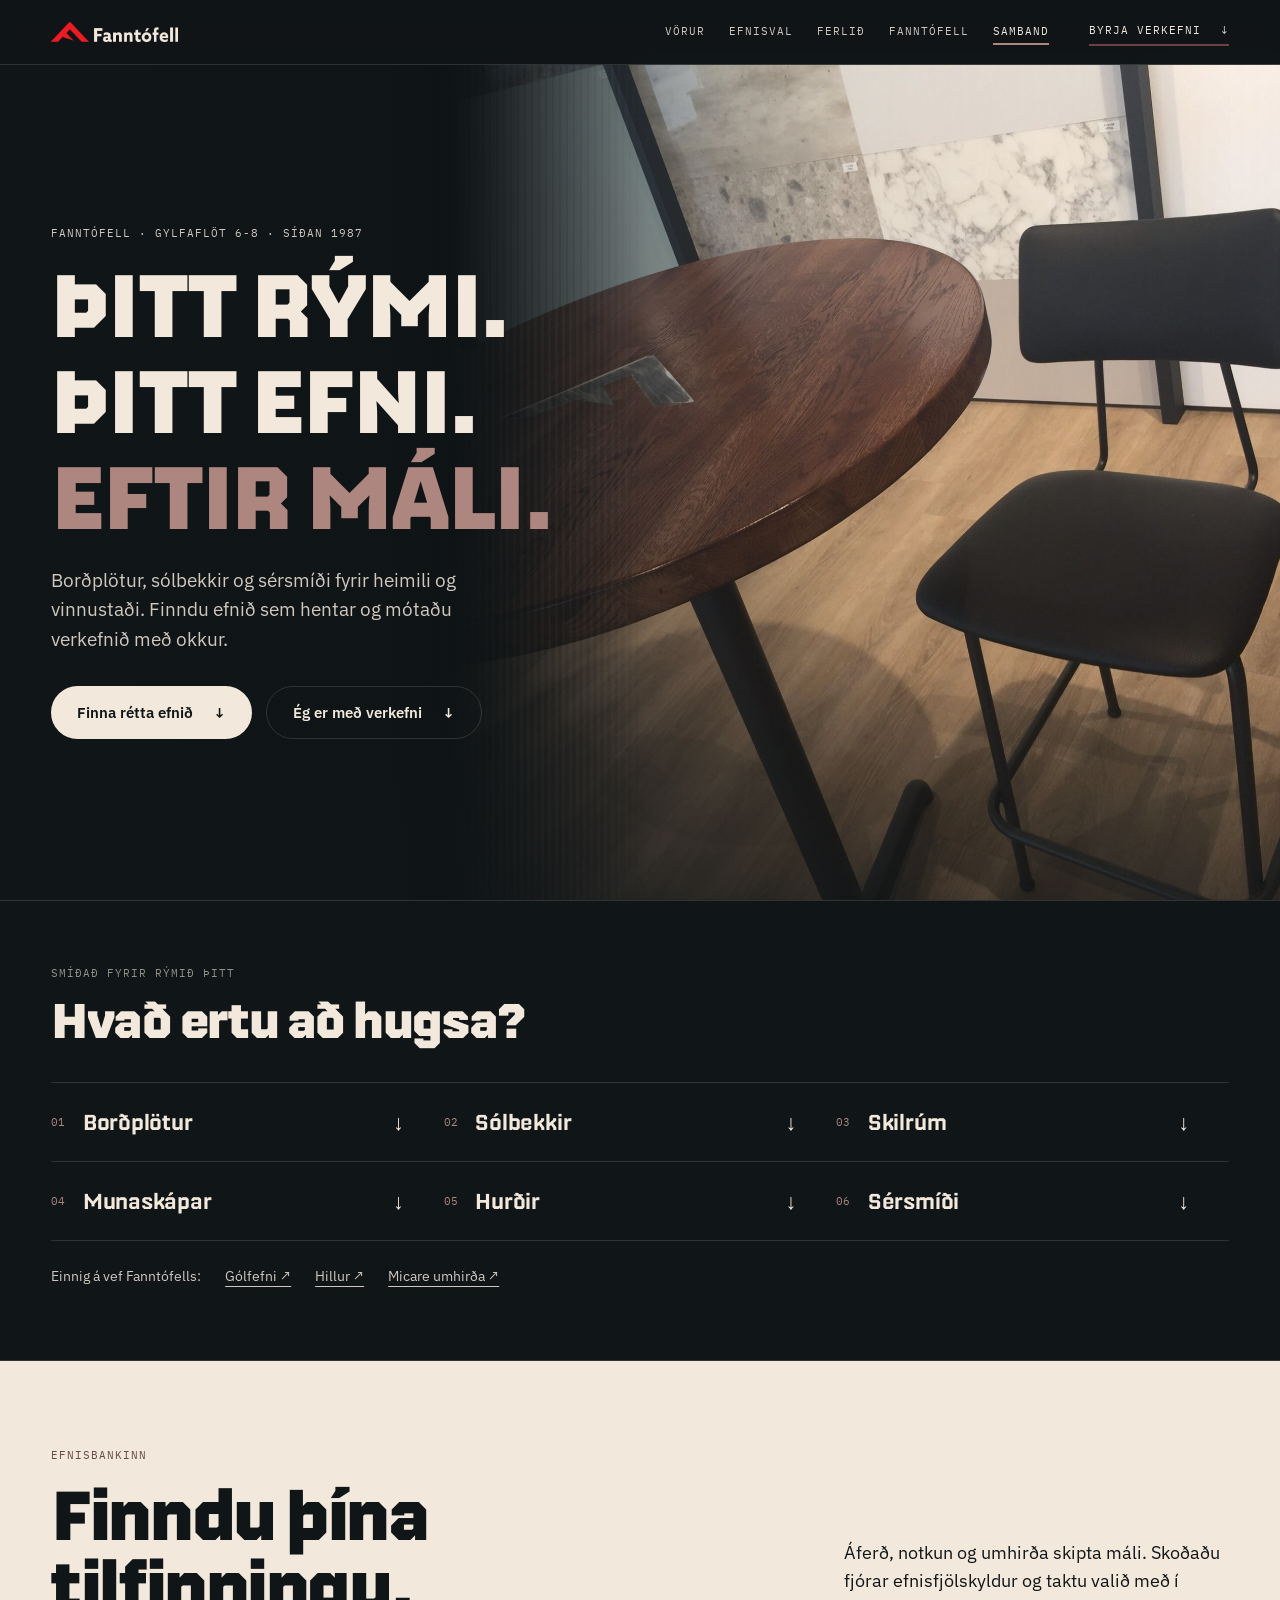
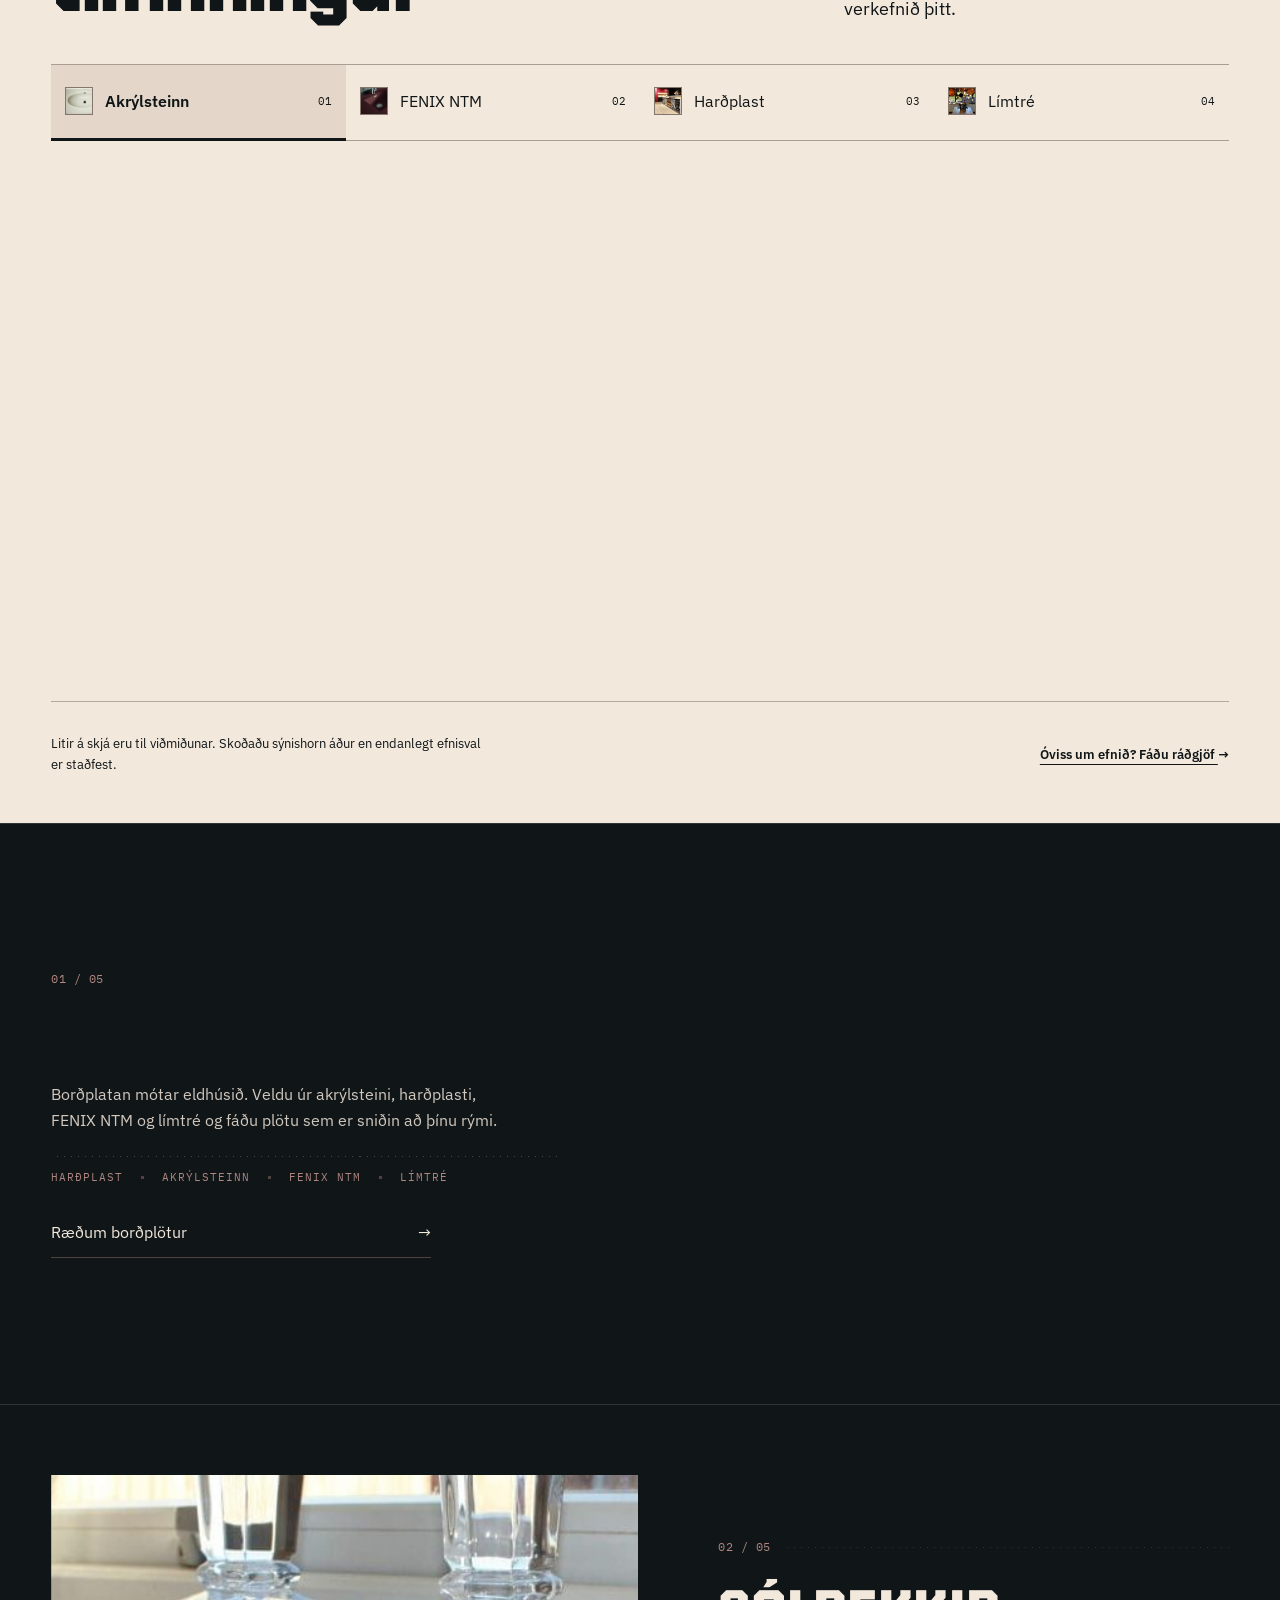
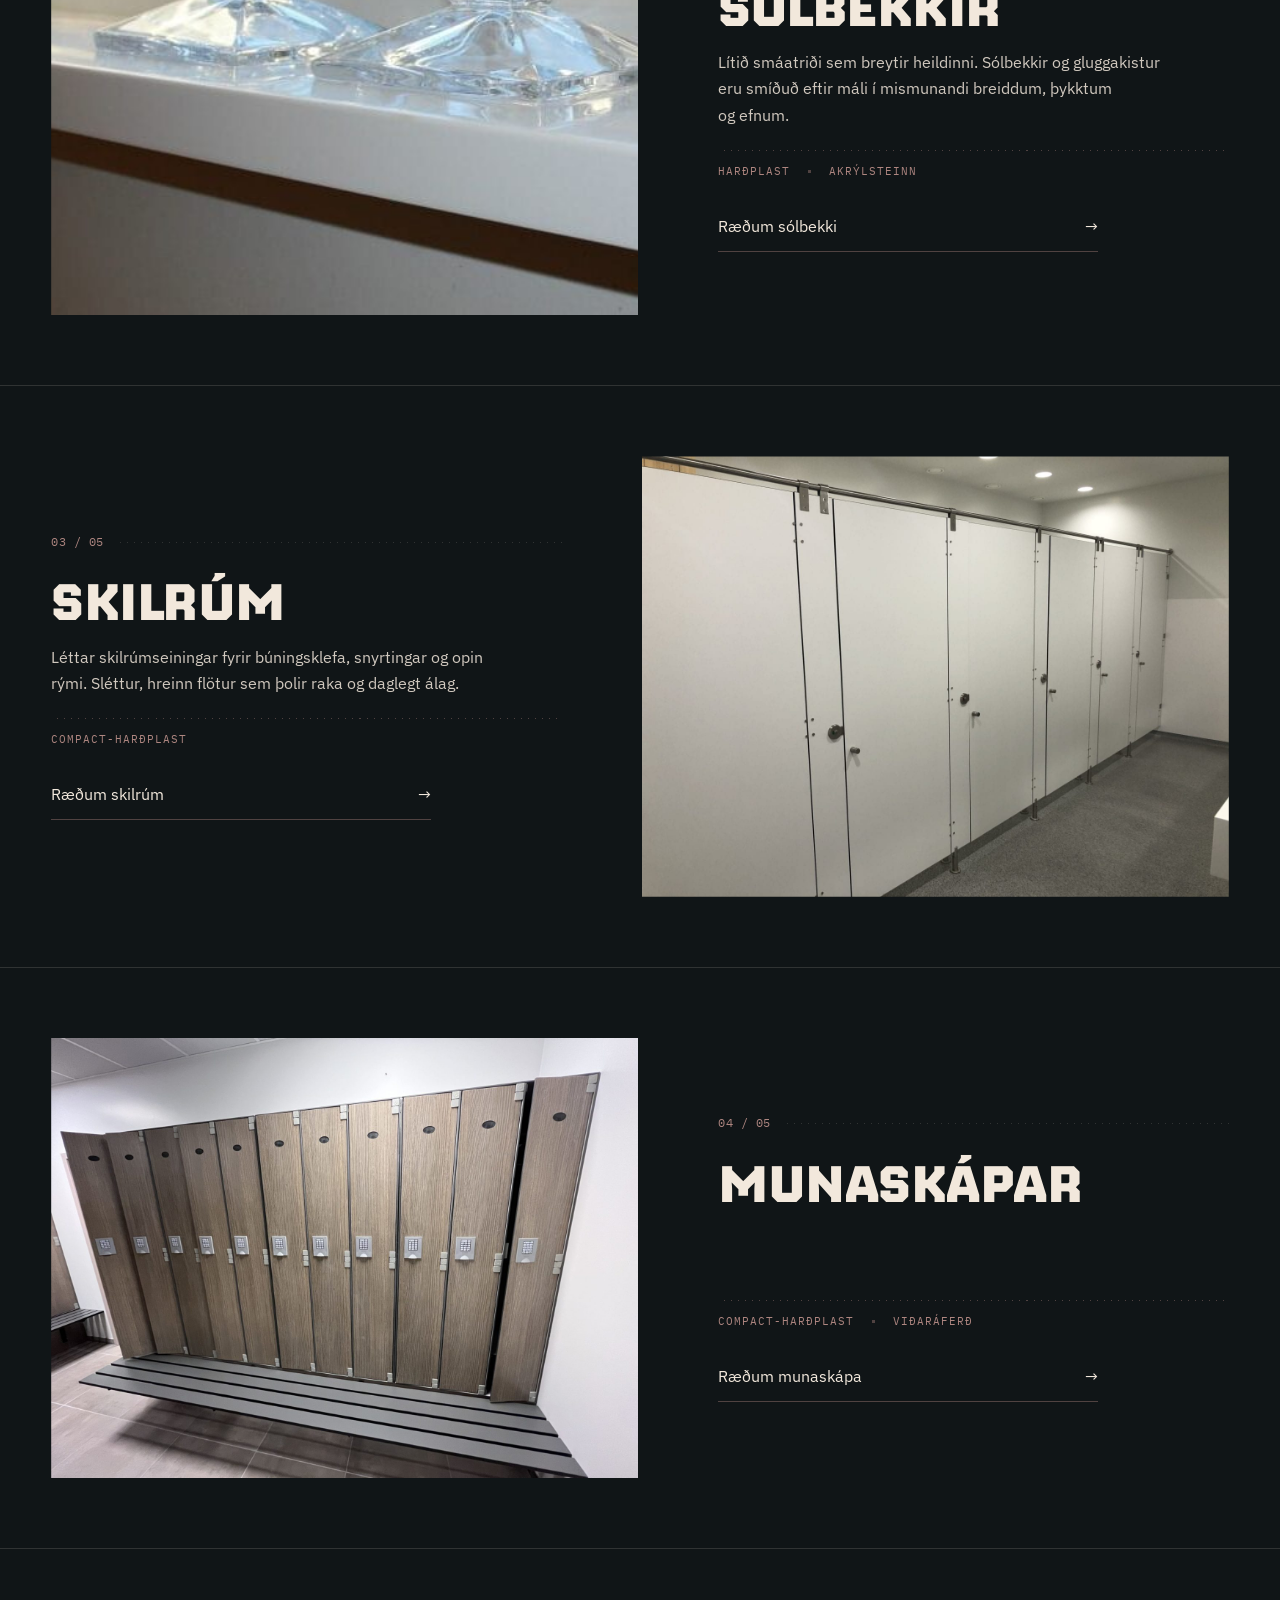
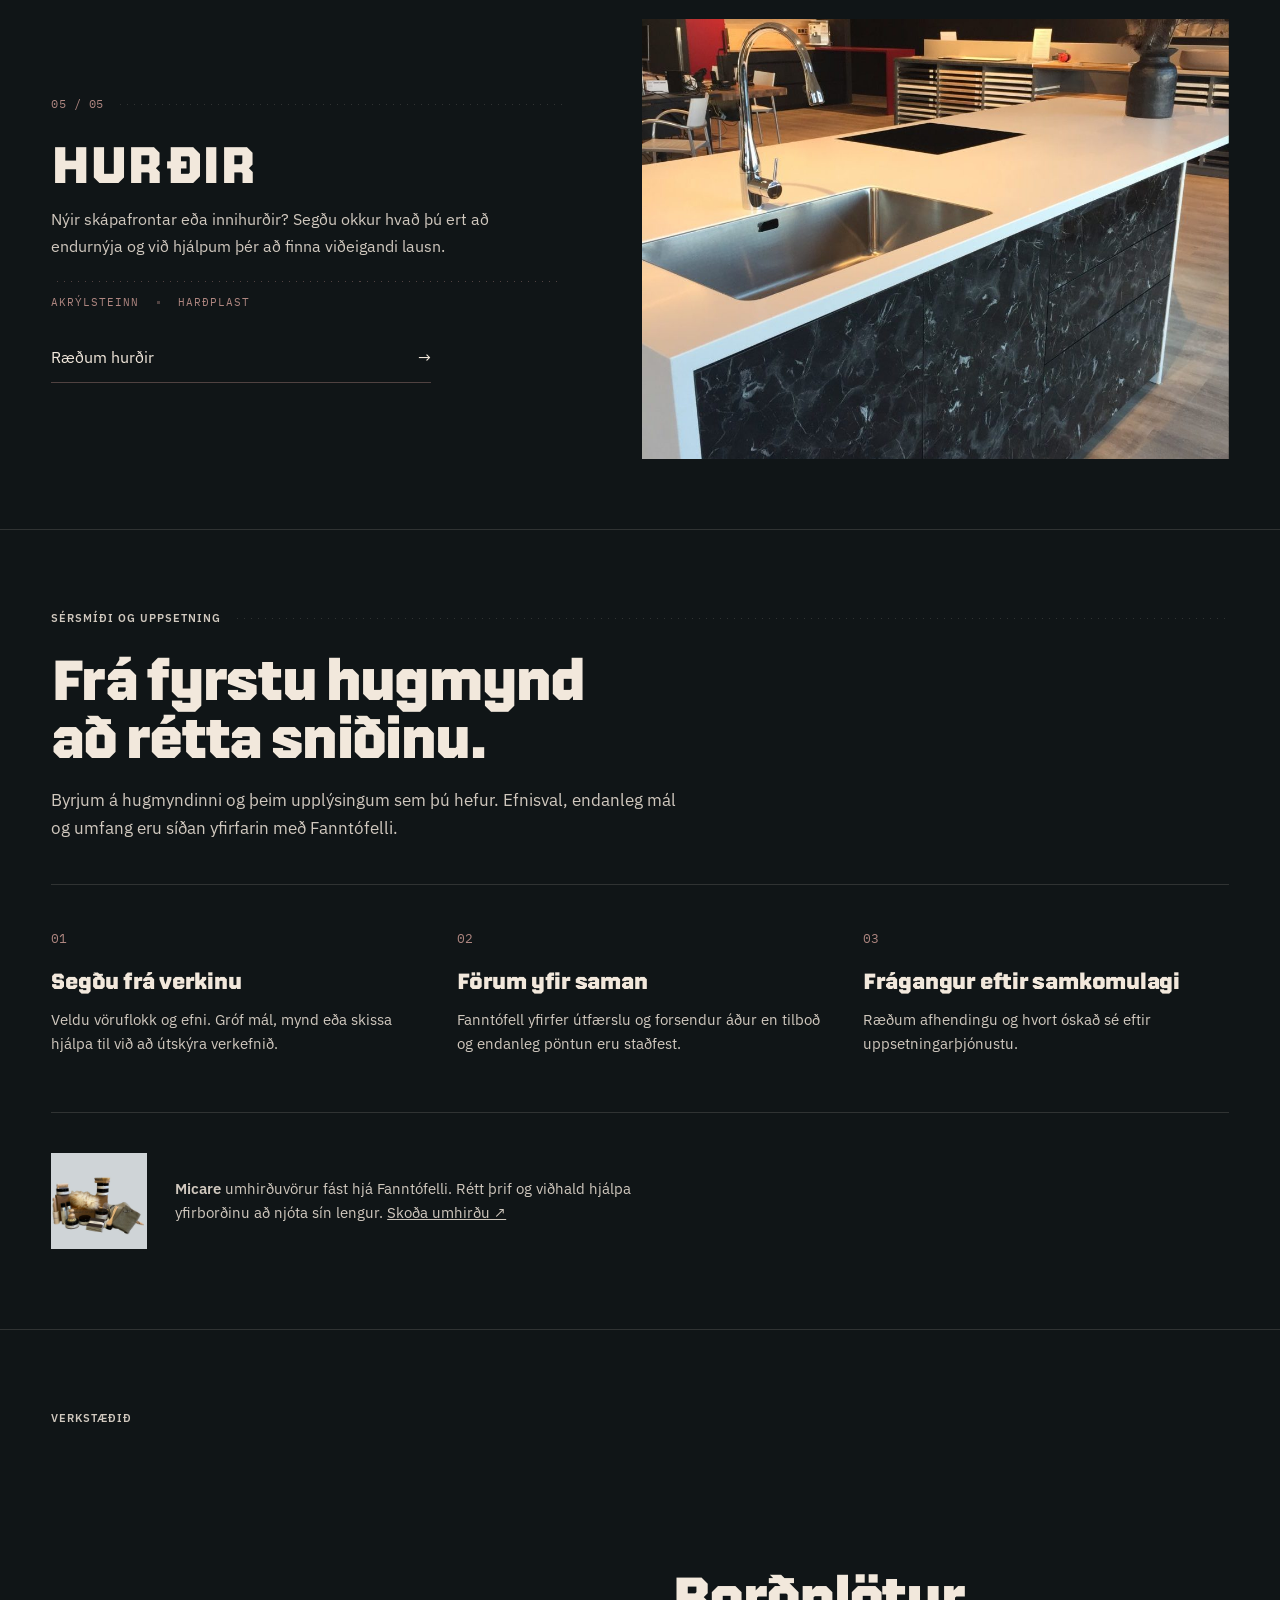
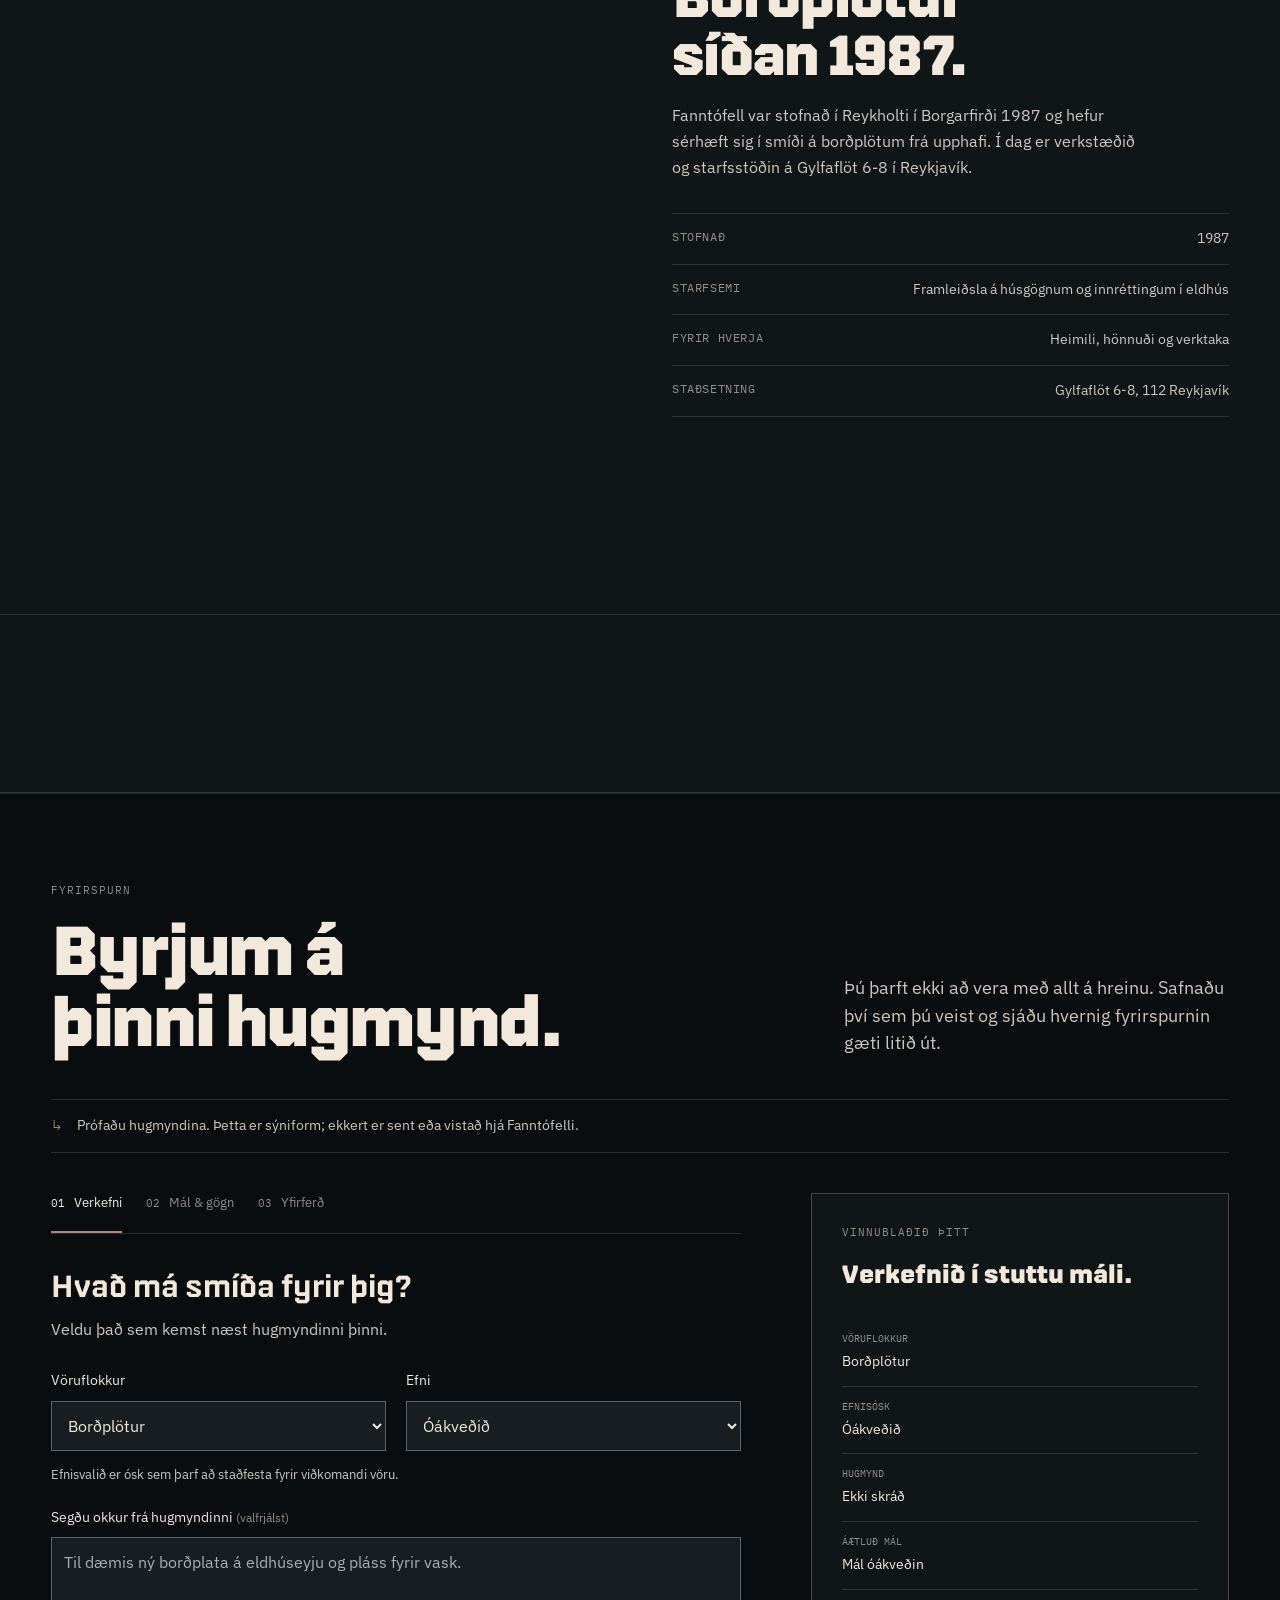
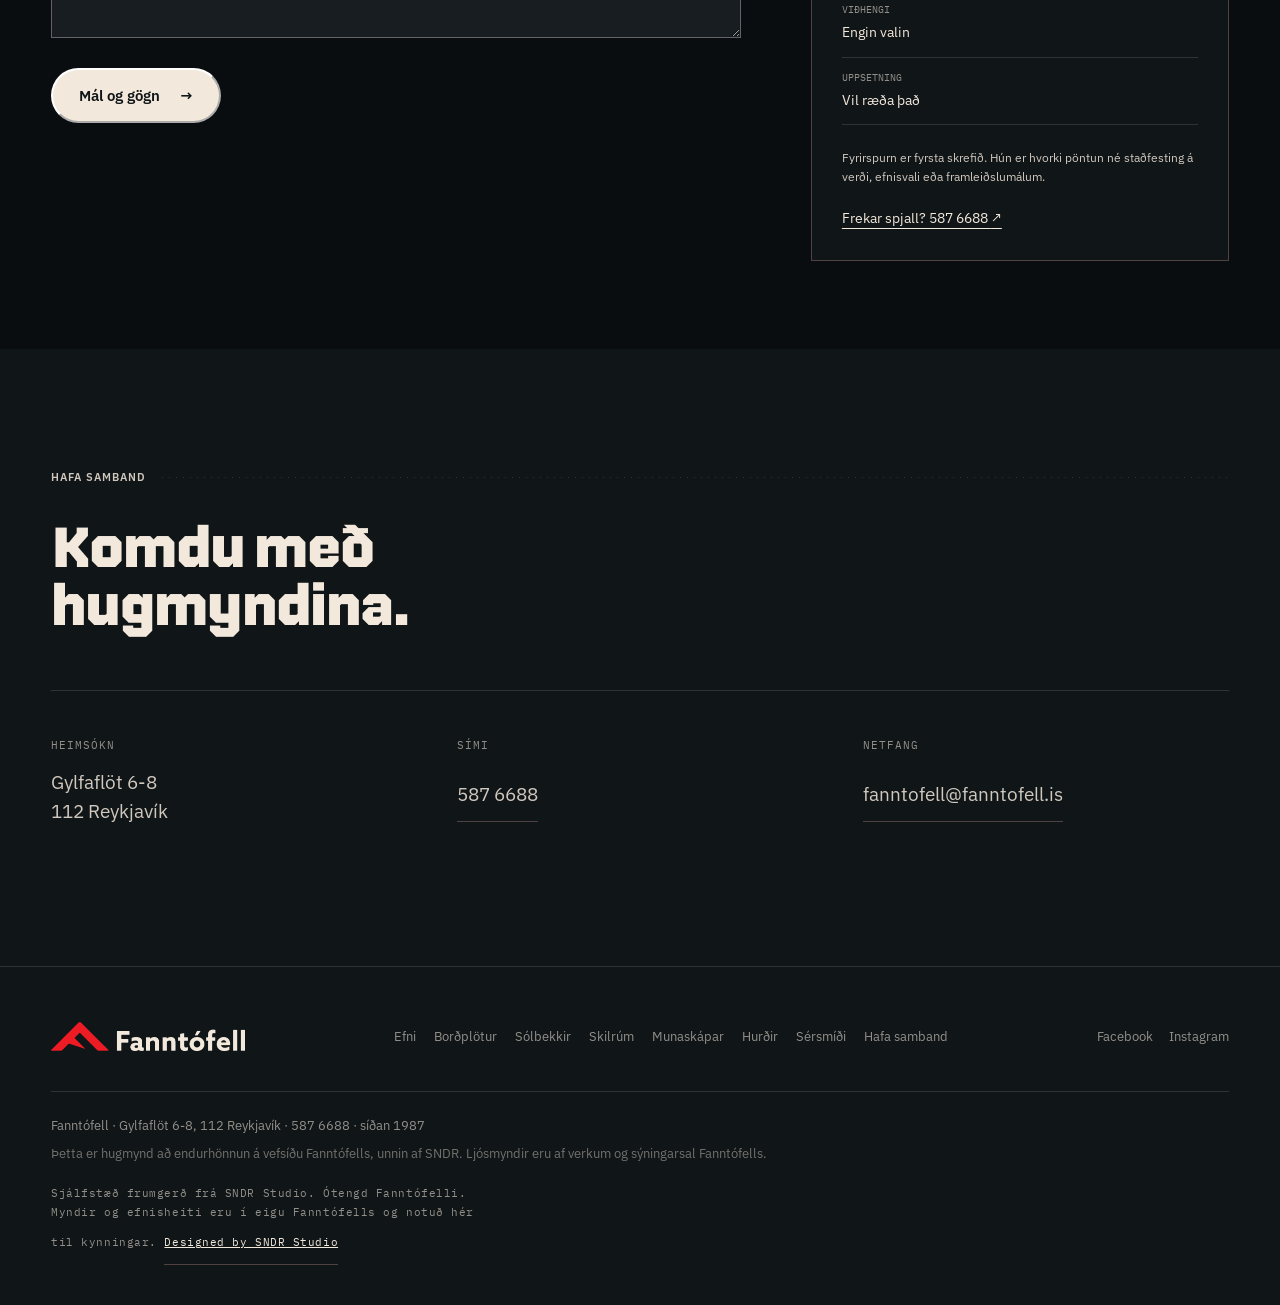
<file: index.html>
<!doctype html>
<html lang="is">
<head>
<meta charset="UTF-8">
<meta name="viewport" content="width=device-width, initial-scale=1, viewport-fit=cover">
<title>Fanntófell · Þitt rými. Þitt efni. Eftir máli.</title>
<meta name="description" content="Fanntófell hefur sérsmíðað borðplötur, sólbekki, skilrúm, skápa og hurðir síðan 1987. Verkstæðið er á Gylfaflöt í Reykjavík. Efnisbanki, brúnasnið og sérsmíði eftir máli.">
<meta name="theme-color" content="#101517">
<link rel="canonical" href="https://fanntofell.is/">
<meta property="og:type" content="website">
<meta property="og:title" content="Fanntófell · Þitt rými. Þitt efni. Eftir máli.">
<meta property="og:description" content="Borðplötur, sólbekkir, skilrúm, munaskápar og hurðir. Sérsmíðað eftir máli síðan 1987. Verkstæði á Gylfaflöt 6-8.">
<meta property="og:locale" content="is_IS">
<meta property="og:image" content="assets/hero.jpg">
<link rel="preload" href="fonts/Nippo-Bold.woff2" as="font" type="font/woff2" crossorigin>
<link rel="preload" href="fonts/PlexSans-Regular.woff2" as="font" type="font/woff2" crossorigin>
<link rel="preload" href="assets/hero.jpg" as="image">
<script>(function(d){var h=d.documentElement;h.classList.add('js');if('IntersectionObserver' in window&&!matchMedia('(prefers-reduced-motion: reduce)').matches){h.classList.add('rv');setTimeout(function(){if(!window.__rvReady)h.classList.remove('rv')},3000)}})(document)</script>
<link rel="stylesheet" href="styles.css?v=1bbd565">
<link rel="stylesheet" href="refresh.css?v=1bbd565">
<script type="application/ld+json">
{
  "@context": "https://schema.org",
  "@type": "HomeAndConstructionBusiness",
  "name": "Fanntófell",
  "foundingDate": "1987",
  "foundingLocation": "Reykholt, Borgarfjörður, Iceland",
  "telephone": "+354 587 6688",
  "email": "fanntofell@fanntofell.is",
  "address": {
    "@type": "PostalAddress",
    "streetAddress": "Gylfaflöt 6-8",
    "postalCode": "112",
    "addressLocality": "Reykjavík",
    "addressCountry": "IS"
  },
  "sameAs": [
    "https://www.facebook.com/fanntofell.is/",
    "https://instagram.com/fanntofell.ehf"
  ],
  "areaServed": "IS",
  "description": "Framleiðsla á borðplötum, sólbekkjum, skilrúmum, munaskápum og hurðum síðan 1987."
}
</script>
<meta name="robots" content="noindex, nofollow">
<link rel="icon" type="image/png" sizes="32x32" href="favicon-32.png">
<link rel="apple-touch-icon" sizes="180x180" href="favicon-180.png">
</head>
<body>
<a class="skip-link" href="#main">Fara í meginefni</a>

<header class="site-nav" id="site-nav">
  <div class="nav-inner">
    <a class="nav-logo" href="#top" aria-label="Fanntófell, efst á síðu"><img src="assets/fanntofell-logo-dark.png" alt="Fanntófell" width="387" height="58"></a>
    <nav class="nav-links" aria-label="Aðalvalmynd"><a href="#vorur">Vörur</a><a href="#efnisbankinn">Efnisval</a><a href="#sersmidi">Ferlið</a><a href="#sidan-1987">Fanntófell</a><a href="#samband">Samband</a></nav>
    <a class="nav-cta" href="#verkefni">Byrja verkefni <span class="arr arr-dn" aria-hidden="true">↓</span></a>
    <button class="nav-toggle" type="button" aria-expanded="false" aria-controls="nav-mobile">
      <span class="nav-toggle-bar"></span>
      <span class="nav-toggle-bar"></span>
      <span class="sr-only">Opna valmynd</span>
    </button>
  </div>
  <nav id="nav-mobile" class="nav-mobile" aria-label="Valmynd, farsíma">
    <div class="nav-mobile-inner"><a href="#vorur">Vörur</a><a href="#efnisbankinn">Efnisval</a><a href="#sersmidi">Ferlið</a><a href="#sidan-1987">Fanntófell</a><a href="#samband">Samband</a></div>
  </nav>
</header>

<main id="main">

  <section class="hero" id="top">
    <div class="hero-stage">
      <div class="hero-media rib-band" data-rib data-fallback="assets/hero.jpg">
        <img class="rib-photo" src="assets/hero.jpg" alt="Kringlótt eikarborð með F-merki Fanntófells fellt í plötuna úr málmi, sýnishornaveggur með efnum í baksýn" width="2200" height="1650" fetchpriority="high">
        <canvas class="rib-canvas" aria-hidden="true"></canvas>
        <div class="hero-scrim" aria-hidden="true"></div>
        <div class="hero-copy">
        <p class="micro-label" data-intro>Fanntófell&nbsp;&middot;&nbsp;Gylfaflöt 6-8&nbsp;&middot;&nbsp;síðan 1987</p>
        <h1 class="hero-h1"><span class="ln"><span>Þitt rými.</span></span> <span class="ln"><span>Þitt efni.</span></span> <span class="ln ln-accent"><span>Eftir máli.</span></span></h1>
        <p class="hero-sub" data-intro>Borðplötur, sólbekkir og sérsmíði fyrir heimili og vinnustaði. Finndu efnið sem hentar og mótaðu verkefnið með okkur.</p>
        <div class="hero-actions" data-intro>
          <a class="btn btn-primary" href="#efnisbankinn">Finna rétta efnið <span class="arr arr-dn" aria-hidden="true">↓</span></a>
          <a class="btn btn-ghost" href="#verkefni">Ég er með verkefni <span class="arr arr-dn" aria-hidden="true">↓</span></a>
        </div>
        </div>
      </div>
    </div>
  </section>

  <section class="product-directory" id="vorur"><div class="directory-heading"><p class="micro-label">Smíðað fyrir rýmið þitt</p><h2 data-rv="title">Hvað ertu að hugsa?</h2></div><nav class="product-links" aria-label="Vöruflokkar" data-rv-group><a href="#bordplotur" data-preview="assets/family-bordplotur.jpg" data-rv="up"><span>01</span>Borðplötur<b class="arr arr-dn" aria-hidden="true">↓</b></a><a href="#solbekkir" data-preview="assets/solbekkur-real.jpg" data-rv="up"><span>02</span>Sólbekkir<b class="arr arr-dn" aria-hidden="true">↓</b></a><a href="#skilrum" data-preview="assets/family-skilrum.jpg" data-rv="up"><span>03</span>Skilrúm<b class="arr arr-dn" aria-hidden="true">↓</b></a><a href="#munaskapar" data-preview="assets/family-munaskapar.jpg" data-rv="up"><span>04</span>Munaskápar<b class="arr arr-dn" aria-hidden="true">↓</b></a><a href="#hurdir" data-preview="assets/family-hurdir.jpg" data-rv="up"><span>05</span>Hurðir<b class="arr arr-dn" aria-hidden="true">↓</b></a><a href="#sersmidi" data-preview="assets/heritage-workshop.jpg" data-rv="up"><span>06</span>Sérsmíði<b class="arr arr-dn" aria-hidden="true">↓</b></a></nav><p class="directory-more">Einnig á vef Fanntófells: <a href="https://fanntofell.is/golfefni/">Gólfefni ↗</a><a href="https://fanntofell.is/hillur/">Hillur ↗</a><a href="https://fanntofell.is/micare/">Micare umhirða ↗</a></p></section>
<section class="material-library" id="efnisbankinn"><div class="library-heading"><div><p class="micro-label">Efnisbankinn</p><h2 data-rv="title">Finndu þína <br>tilfinningu.</h2></div><p data-rv="up">Áferð, notkun og umhirða skipta máli. Skoðaðu fjórar efnisfjölskyldur og taktu valið með í verkefnið þitt.</p></div>
<div class="material-controls" role="group" aria-label="Veldu efnisfjölskyldu" hidden><span class="material-bar" aria-hidden="true"></span><button type="button" data-material-tab="0" aria-pressed="true" aria-controls="material-0"><span class="sample sample-0" aria-hidden="true"></span>Akrýlsteinn<span class="material-index">01</span></button><button type="button" data-material-tab="1" aria-pressed="false" aria-controls="material-1"><span class="sample sample-1" aria-hidden="true"></span>FENIX NTM<span class="material-index">02</span></button><button type="button" data-material-tab="2" aria-pressed="false" aria-controls="material-2"><span class="sample sample-2" aria-hidden="true"></span>Harðplast<span class="material-index">03</span></button><button type="button" data-material-tab="3" aria-pressed="false" aria-controls="material-3"><span class="sample sample-3" aria-hidden="true"></span>Límtré<span class="material-index">04</span></button></div><div class="material-scenes" data-rv="up"><article class="material-scene" id="material-0" data-material-panel="0"><div class="sample-photo"><img src="assets/material-speckle.jpg" alt="Hvít borðplata og vaskur úr akrýlsteini" width="1400" height="900" loading="lazy"><span class="sample-caption">Akrýlsteinn / Dæmi um áferð</span></div><div class="sample-copy"><span class="micro-label">Fyrir samfellda fleti</span><h3>Samfelld heild.</h3><p>Borðplata og vaskur geta myndað eina heild með nánast ósýnilegum samskeytum.</p><dl><div><dt>Næsta skref</dt><dd>Spyrðu um vaska, samskeyti og liti.</dd></div></dl><a class="btn btn-dark" href="#verkefni" data-choose-material="Akrýlsteinn">Velja Akrýlsteinn <span class="arr" aria-hidden="true">→</span></a><a class="text-link" href="https://fanntofell.is/bordplotur/">Nánar um efni á fanntofell.is ↗</a></div></article><article class="material-scene" id="material-1" data-material-panel="1"><div class="sample-photo"><img src="assets/material-oxblood.jpg" alt="Rauð FENIX yfirborð og vaskur, Rosso Jaipur" width="1200" height="900" loading="lazy"><span class="sample-caption">FENIX NTM / Dæmi um áferð</span></div><div class="sample-copy"><span class="micro-label">Fyrir matta áferð</span><h3>Matt. Mjúkt. Litríkt.</h3><p>Matt yfirborð sem endurkastar litlu ljósi. Hér sést Rosso Jaipur, einn af litunum í FENIX línunni.</p><dl><div><dt>Næsta skref</dt><dd>Berðu lit og áferð saman við sýnishorn.</dd></div></dl><a class="btn btn-dark" href="#verkefni" data-choose-material="FENIX NTM">Velja FENIX NTM <span class="arr" aria-hidden="true">→</span></a><a class="text-link" href="https://fanntofell.is/bordplotur/">Nánar um efni á fanntofell.is ↗</a></div></article><article class="material-scene" id="material-2" data-material-panel="2"><div class="sample-photo"><img src="assets/material-hpl.jpg" alt="Harðplastborðplata úr myndasafni Fanntófells" width="1200" height="900" loading="lazy"><span class="sample-caption">Harðplast / Dæmi um áferð</span></div><div class="sample-copy"><span class="micro-label">Fjölbreytt efnisval</span><h3>Fyrir daglegt líf.</h3><p>Slitsterkt yfirborð með fjölbreyttu lita- og áferðarvali. Hægt er að velja mismunandi kantlausnir.</p><dl><div><dt>Næsta skref</dt><dd>Ræðum kant, notkun og viðhald.</dd></div></dl><a class="btn btn-dark" href="#verkefni" data-choose-material="Harðplast">Velja Harðplast <span class="arr" aria-hidden="true">→</span></a><a class="text-link" href="https://fanntofell.is/bordplotur/">Nánar um efni á fanntofell.is ↗</a></div></article><article class="material-scene" id="material-3" data-material-panel="3"><div class="sample-photo"><img src="assets/material-oak.jpg" alt="Eikarborðplata á eldhúseyju" width="1200" height="900" loading="lazy"><span class="sample-caption">Límtré / Dæmi um áferð</span></div><div class="sample-copy"><span class="micro-label">Fyrir náttúrulega áferð</span><h3>Viðurinn fær að njóta sín.</h3><p>Náttúrulegt viðarkorn gefur hverri plötu sinn svip. Olíuborið límtré þarf reglulega umhirðu.</p><dl><div><dt>Næsta skref</dt><dd>Veldu yfirborðsmeðferð með notkun í huga.</dd></div></dl><a class="btn btn-dark" href="#verkefni" data-choose-material="Límtré">Velja Límtré <span class="arr" aria-hidden="true">→</span></a><a class="text-link" href="https://fanntofell.is/bordplotur/">Nánar um efni á fanntofell.is ↗</a></div></article></div><div class="library-foot"><p>Litir á skjá eru til viðmiðunar. Skoðaðu sýnishorn áður en endanlegt efnisval er staðfest.</p><a href="#verkefni" data-choose-material="Óákveðið">Óviss um efnið? Fáðu ráðgjöf <span class="arr" aria-hidden="true">→</span></a></div></section>
  <section class="family" id="bordplotur">
    <div class="family-inner">
      <div class="family-copy">
        <div class="section-head" aria-hidden="true">
          <span class="section-head-ordinal">01 / 05</span>
          <span class="section-head-rule" data-rv="rule"></span>
        </div>
        <h2 class="family-h2" data-rv="title">Borðplötur</h2>
        <p class="family-body" data-rv="up">Borðplatan mótar eldhúsið. Veldu úr akrýlsteini, harðplasti, FENIX NTM og límtré og fáðu plötu sem er sniðin að þínu rými.</p>
        <ul class="material-tags">
          <li>Harðplast</li>
          <li>Akrýlsteinn</li>
          <li>Fenix NTM</li>
          <li>Límtré</li>
        </ul><a class="family-action" href="#verkefni" data-choose-product="Borðplötur">Ræðum borðplötur <span class="arr" aria-hidden="true">→</span></a>
      </div>
      <div class="family-media" data-rv="media">
        <img src="assets/family-bordplotur.jpg" alt="Hvít akrýlsteinsplata á eyju með svörtum marmaraáferðar skápum í sýningarsal Fanntófells" width="1400" height="1050" loading="lazy">
      </div>
    </div>
  </section>

  <section class="family family--flip" id="solbekkir">
    <div class="family-inner">
      <div class="family-copy">
        <div class="section-head" aria-hidden="true">
          <span class="section-head-ordinal">02 / 05</span>
          <span class="section-head-rule" data-rv="rule"></span>
        </div>
        <h2 class="family-h2" data-rv="title">Sólbekkir</h2>
        <p class="family-body" data-rv="up">Lítið smáatriði sem breytir heildinni. Sólbekkir og gluggakistur eru smíðuð eftir máli í mismunandi breiddum, þykktum og efnum.</p>
        <ul class="material-tags">
          <li>Harðplast</li>
          <li>Akrýlsteinn</li>
        </ul><a class="family-action" href="#verkefni" data-choose-product="Sólbekkir">Ræðum sólbekki <span class="arr" aria-hidden="true">→</span></a>
      </div>
      <div class="family-media" data-rv="media">
        <img src="assets/solbekkur-real.jpg" alt="Hvítur sólbekkur við glugga, með glervösum" width="1600" height="1200" loading="lazy">
      </div>
    </div>
  </section>

  <section class="family" id="skilrum">
    <div class="family-inner">
      <div class="family-copy">
        <div class="section-head" aria-hidden="true">
          <span class="section-head-ordinal">03 / 05</span>
          <span class="section-head-rule" data-rv="rule"></span>
        </div>
        <h2 class="family-h2" data-rv="title">Skilrúm</h2>
        <p class="family-body" data-rv="up">Léttar skilrúmseiningar fyrir búningsklefa, snyrtingar og opin rými. Sléttur, hreinn flötur sem þolir raka og daglegt álag.</p>
        <ul class="material-tags">
          <li>Compact-harðplast</li>
        </ul><a class="family-action" href="#verkefni" data-choose-product="Skilrúm">Ræðum skilrúm <span class="arr" aria-hidden="true">→</span></a>
      </div>
      <div class="family-media" data-rv="media">
        <img src="assets/family-skilrum.jpg" alt="Hvítar skilrúmshurðir úr compact-harðplasti í röð" width="1400" height="1050" loading="lazy">
      </div>
    </div>
  </section>

  <section class="family family--flip" id="munaskapar">
    <div class="family-inner">
      <div class="family-copy">
        <div class="section-head" aria-hidden="true">
          <span class="section-head-ordinal">04 / 05</span>
          <span class="section-head-rule" data-rv="rule"></span>
        </div>
        <h2 class="family-h2" data-rv="title">Munaskápar</h2>
        <p class="family-body" data-rv="up">Munaskápar fyrir búningsaðstöðu og vinnustaði. Ræðum fjölda, skipulag, efni og læsingar út frá aðstæðum á hverjum stað.</p>
        <ul class="material-tags">
          <li>Compact-harðplast</li>
          <li>Viðaráferð</li>
        </ul><a class="family-action" href="#verkefni" data-choose-product="Munaskápar">Ræðum munaskápa <span class="arr" aria-hidden="true">→</span></a>
      </div>
      <div class="family-media" data-rv="media">
        <img src="assets/family-munaskapar.jpg" alt="Röð af læstum munaskápum með viðaráferð og kóðalæsingum" width="1600" height="1200" loading="lazy">
      </div>
    </div>
  </section>

  <section class="family" id="hurdir">
    <div class="family-inner">
      <div class="family-copy">
        <div class="section-head" aria-hidden="true">
          <span class="section-head-ordinal">05 / 05</span>
          <span class="section-head-rule" data-rv="rule"></span>
        </div>
        <h2 class="family-h2" data-rv="title">Hurðir</h2>
        <p class="family-body" data-rv="up">Nýir skápafrontar eða innihurðir? Segðu okkur hvað þú ert að endurnýja og við hjálpum þér að finna viðeigandi lausn.</p>
        <ul class="material-tags">
          <li>Akrýlsteinn</li>
          <li>Harðplast</li>
        </ul><a class="family-action" href="#verkefni" data-choose-product="Hurðir">Ræðum hurðir <span class="arr" aria-hidden="true">→</span></a>
      </div>
      <div class="family-media" data-rv="media">
        <img src="assets/family-hurdir.jpg" alt="Svartur marmaraáferðar akrýlsteinsfrontur á eldhúseyju í sýningarsal Fanntófells" width="1600" height="1200" loading="lazy">
      </div>
    </div>
  </section>

  <section class="process" id="sersmidi">
    <div class="section-head">
      <span class="section-head-label">Sérsmíði og uppsetning</span>
      <span class="section-head-rule" aria-hidden="true" data-rv="rule"></span>
    </div>
    <h2 class="process-h2" data-rv="title">Frá fyrstu hugmynd að rétta sniðinu.</h2>
    <p class="section-intro" data-rv="up">Byrjum á hugmyndinni og þeim upplýsingum sem þú hefur. Efnisval, endanleg mál og umfang eru síðan yfirfarin með Fanntófelli.</p>

    <div class="process-steps" data-rv-group>
      <div class="process-step" data-rv="up">
        <span class="process-step-num">01</span>
        <h3>Segðu frá verkinu</h3>
        <p>Veldu vöruflokk og efni. Gróf mál, mynd eða skissa hjálpa til við að útskýra verkefnið.</p>
      </div>
      <div class="process-step" data-rv="up">
        <span class="process-step-num">02</span>
        <h3>Förum yfir saman</h3>
        <p>Fanntófell yfirfer útfærslu og forsendur áður en tilboð og endanleg pöntun eru staðfest.</p>
      </div>
      <div class="process-step" data-rv="up">
        <span class="process-step-num">03</span>
        <h3>Frágangur eftir samkomulagi</h3>
        <p>Ræðum afhendingu og hvort óskað sé eftir uppsetningarþjónustu.</p>
      </div>
    </div>



    <div class="micare-note" data-rv="up">
      <img class="micare-image" src="assets/micare-kit.jpg" alt="Micare umhirðusett fyrir yfirborð, sápur, burstar og klútar" width="1000" height="1000" loading="lazy">
      <p class="micare-text"><strong>Micare</strong> umhirðuvörur fást hjá Fanntófelli. Rétt þrif og viðhald hjálpa yfirborðinu að njóta sín lengur. <a href="https://fanntofell.is/micare/">Skoða umhirðu ↗</a></p>
    </div>
  </section>

  <section class="heritage" id="sidan-1987">
    <div class="section-head">
      <span class="section-head-label">Verkstæðið</span>
      <span class="section-head-rule" aria-hidden="true" data-rv="rule"></span>
    </div>
    <div class="heritage-inner">
      <div class="heritage-media" data-rv="media">
        <img src="assets/heritage-workshop.jpg" alt="Iðnaðarmaður við CNC-fræsivél á verkstæði Fanntófells" width="1000" height="667" loading="lazy">
      </div>
      <div class="heritage-copy">
        <h2 class="heritage-h2" data-rv="title">Borðplötur síðan 1987.</h2>
        <p class="heritage-body" data-rv="up">Fanntófell var stofnað í Reykholti í Borgarfirði 1987 og hefur sérhæft sig í smíði á borðplötum frá upphafi. Í dag er verkstæðið og starfsstöðin á Gylfaflöt 6-8 í Reykjavík.</p>
        <dl class="fact-list" data-rv-group>
          <div class="fact-row" data-rv="up"><dt>Stofnað</dt><dd>1987</dd></div>
          <div class="fact-row" data-rv="up"><dt>Starfsemi</dt><dd>Framleiðsla á húsgögnum og innréttingum í eldhús</dd></div>
          <div class="fact-row" data-rv="up"><dt>Fyrir hverja</dt><dd>Heimili, hönnuði og verktaka</dd></div>
          <div class="fact-row" data-rv="up"><dt>Staðsetning</dt><dd>Gylfaflöt 6-8, 112 Reykjavík</dd></div>
        </dl>
      </div>
    </div>
  </section>

  <section class="b2b-strip">
    <p data-rv="up"><strong>Einstaklingar og verktakar.</strong> Fanntófell smíðar jafnt fyrir heimili og verktaka. Lítil endurnýjun eða stærra verkefni? Byrjum á því sem þú þarft.</p>
  </section>

<section class="project-section" id="verkefni">
  <div class="project-heading"><div><p class="micro-label">Fyrirspurn</p><h2 data-rv="title">Byrjum á <br>þinni hugmynd.</h2></div><p data-rv="up">Þú þarft ekki að vera með allt á hreinu. Safnaðu því sem þú veist og sjáðu hvernig fyrirspurnin gæti litið út.</p></div>
  <p class="demo-notice"><span aria-hidden="true">↳</span> Prófaðu hugmyndina. Þetta er sýniform; ekkert er sent eða vistað hjá Fanntófelli.</p>
  <noscript><p>Til að prófa formið þarf JavaScript. Þú getur haft samband í <a href="tel:+3545876688">587 6688</a> eða á <a href="mailto:fanntofell@fanntofell.is">fanntofell@fanntofell.is</a>.</p></noscript>
  <div class="project-workspace" hidden>
    <form id="project-form" novalidate>
      <ol class="form-progress" aria-label="Framvinda fyrirspurnar"><li aria-current="step"><span>01</span> Verkefni</li><li><span>02</span> Mál &amp; gögn</li><li><span>03</span> Yfirferð</li></ol>
      <fieldset data-step="0"><legend tabindex="-1">Hvað má smíða fyrir þig?</legend><p class="field-intro">Veldu það sem kemst næst hugmyndinni þinni.</p>
        <div class="field-grid"><label>Vöruflokkur<select name="product"><option>Borðplötur</option><option>Sólbekkir</option><option>Skilrúm</option><option>Munaskápar</option><option>Hurðir</option><option>Hillur</option><option>Sérsmíði</option><option>Annað / þarf ráðgjöf</option></select></label><label>Efni<select name="material"><option>Óákveðið</option><option>Akrýlsteinn</option><option>FENIX NTM</option><option>Harðplast</option><option>Límtré</option><option>Annað</option></select></label></div>
        <p class="field-help">Efnisvalið er ósk sem þarf að staðfesta fyrir viðkomandi vöru.</p>
        <label>Segðu okkur frá hugmyndinni <span class="optional">(valfrjálst)</span><textarea name="description" rows="3" maxlength="2000" placeholder="Til dæmis ný borðplata á eldhúseyju og pláss fyrir vask."></textarea></label>
        <div class="form-actions"><button type="button" class="btn btn-primary" data-next>Mál og gögn <span class="arr" aria-hidden="true">→</span></button></div>
      </fieldset>
      <fieldset data-step="1" hidden><legend tabindex="-1">Það sem þú veist nú þegar.</legend><p class="field-intro">Gróf mál duga til að hefja samtalið. Endanleg framleiðslumál þarf alltaf að staðfesta sérstaklega.</p>
        <label class="check-row"><input type="checkbox" name="unknown" checked> Ég er ekki með mál ennþá</label>
        <div id="dimensions" hidden><p class="field-help" id="dimension-help">Skráðu lengd og breidd eða dýpt í millimetrum. Fyrir flóknari form, skilrúm og skápa skaltu bæta við skissu eða lýsingu.</p><div id="dimension-rows"></div><button type="button" class="text-button" id="add-piece">+ Bæta við einingu</button></div>
        <label for="drawings">Teikningar eða myndir <span class="optional">(valfrjálst)</span></label><div class="file-drop"><span class="file-symbol" aria-hidden="true">↥</span><div><strong>Bættu við skissu eða mynd af rýminu</strong><p>PDF, JPG eða PNG. Allt að 5 skrár, 10 MB hver.</p><button type="button" class="file-picker" id="choose-files">Velja skrár <span aria-hidden="true">+</span></button><input hidden type="file" id="drawings" name="drawings" accept=".pdf,.jpg,.jpeg,.png" multiple aria-describedby="file-help file-error"></div></div><p id="file-help" class="field-help">Skrár eru aðeins valdar í vafranum í þessari sýningu. Þær eru ekki sendar.</p><p id="file-error" class="form-error" role="alert"></p><ul id="file-list" aria-label="Valdar skrár"></ul>
        <label>Ósk um uppsetningu<select name="installation"><option>Vil ræða það</option><option>Óska eftir uppsetningu</option><option>Sé sjálf/ur um uppsetningu</option></select></label>
        <div class="form-actions"><button type="button" class="text-button" data-back>← Til baka</button><button type="button" class="btn btn-primary" data-next>Yfirfara fyrirspurn <span class="arr" aria-hidden="true">→</span></button></div>
      </fieldset>
      <fieldset data-step="2" hidden><legend tabindex="-1">Allt á einum stað.</legend><p class="field-intro">Yfirfarðu samantektina og bættu við tengilið. Notaðu tilbúnar upplýsingar til að prófa.</p>
        <div class="field-grid"><label>Nafn<input name="customer" autocomplete="name" required maxlength="120" placeholder="Nafn tengiliðar"></label><label>Netfang<input name="email" spellcheck="false" type="email" autocomplete="email" required maxlength="200" placeholder="nafn@example.com"></label></div>
        <div class="field-grid"><label>Sími <span class="optional">(valfrjálst)</span><input name="phone" type="tel" autocomplete="tel" maxlength="40"></label><label>Staðsetning verkefnis <span class="optional">(valfrjálst)</span><input name="location" autocomplete="address-level2" maxlength="160" placeholder="Bæjarfélag eða póstnúmer"></label></div>
        <label>Annað sem við ættum að vita <span class="optional">(valfrjálst)</span><textarea name="notes" rows="3" maxlength="2000" placeholder="Til dæmis tímasetning, fjöldi eða sérstakar óskir."></textarea></label>
        <p class="field-help">Í fullbúinni lausn fengi Fanntófell þessa samantekt ásamt viðhengjum og gæti óskað eftir nánari upplýsingum áður en tilboð er gert.</p>
        <div class="form-actions"><button type="button" class="text-button" data-back>← Til baka</button><button type="submit" class="btn btn-primary">Ljúka sýnidæmi <span class="arr" aria-hidden="true">→</span></button></div>
      </fieldset>
      <p class="form-error" id="form-error" role="alert"></p>
    </form>
    <aside class="project-summary" aria-labelledby="summary-title"><p class="micro-label">Vinnublaðið þitt</p><h3 id="summary-title">Verkefnið í stuttu máli.</h3><dl id="summary-list"></dl><p class="summary-note">Fyrirspurn er fyrsta skrefið. Hún er hvorki pöntun né staðfesting á verði, efnisvali eða framleiðslumálum.</p><a href="tel:+3545876688">Frekar spjall? 587 6688 <span aria-hidden="true">↗</span></a></aside>
  </div>
  <div class="project-complete" hidden tabindex="-1"><span class="micro-label">Sýnidæmi tilbúið</span><h3>Hugmyndin er komin á blað.</h3><p>Ekkert hefur verið sent. Svona gæti viðskiptavinur safnað upplýsingum fyrir Fanntófell án þess að prenta og skanna verkbeiðni.</p><pre id="complete-summary"></pre><div class="form-actions"><button class="btn btn-primary" type="button" id="download-summary">Sækja samantekt (.txt) ↓</button><button class="text-button" type="button" id="edit-project">Breyta fyrirspurn</button></div><p class="field-help">Niðurhalið inniheldur samantekt og skráarheiti, ekki viðhengin sjálf. Í fullbúinni lausn færi þetta saman til starfsfólks.</p></div>
</section>

  <section class="contact" id="samband">
    <div class="section-head">
      <span class="section-head-label">Hafa samband</span>
      <span class="section-head-rule" aria-hidden="true" data-rv="rule"></span>
    </div>
    <div class="contact-inner">
      <h2 class="contact-h2" data-rv="title">Komdu með hugmyndina.</h2>
      <div class="contact-grid" data-rv-group>
        <div class="contact-block" data-rv="up">
          <span class="micro-label">Heimsókn</span>
          <p>Gylfaflöt 6-8<br>112 Reykjavík</p>
        </div>
        <div class="contact-block" data-rv="up">
          <span class="micro-label">Sími</span>
          <p><a href="tel:+3545876688">587 6688</a></p>
        </div>
        <div class="contact-block" data-rv="up">
          <span class="micro-label">Netfang</span>
          <p><a href="mailto:fanntofell@fanntofell.is">fanntofell@fanntofell.is</a></p>
        </div>
      </div>
    </div>
  </section>

</main>

<footer class="site-footer">
  <div class="footer-inner">
    <div class="footer-top">
      <span class="footer-logo"><img class="footer-mark-img" src="assets/fanntofell-logo-dark.png" alt="Fanntófell, merki fyrirtækisins" width="387" height="58" loading="lazy"></span>
      <nav class="footer-links" aria-label="Vefkort">
        <a href="#efnisbankinn">Efni</a>
        <a href="#bordplotur">Borðplötur</a>
        <a href="#solbekkir">Sólbekkir</a>
        <a href="#skilrum">Skilrúm</a>
        <a href="#munaskapar">Munaskápar</a>
        <a href="#hurdir">Hurðir</a>
        <a href="#sersmidi">Sérsmíði</a>
        <a href="#samband">Hafa samband</a>
      </nav>
      <div class="footer-social">
        <a href="https://www.facebook.com/fanntofell.is/" rel="noopener" target="_blank">Facebook</a>
        <a href="https://instagram.com/fanntofell.ehf" rel="noopener" target="_blank">Instagram</a>
      </div>
    </div>
    <div class="footer-bottom">
      <p>Fanntófell &middot; Gylfaflöt 6-8, 112 Reykjavík &middot; 587 6688 &middot; síðan 1987</p>
      <p class="footer-disclaimer">Þetta er hugmynd að endurhönnun á vefsíðu Fanntófells, unnin af SNDR. Ljósmyndir eru af verkum og sýningarsal Fanntófells.</p>
    </div>
  </div>
<p class="sndr-credit">Sjálfstæð frumgerð frá SNDR Studio. Ótengd Fanntófelli. Myndir og efnisheiti eru í eigu Fanntófells og notuð hér til kynningar. <a href="https://sndrstudio.is" rel="noopener">Designed by SNDR Studio</a></p>
</footer>

<script src="main.js?v=1bbd565"></script>
<script src="enquiry.js?v=1bbd565"></script>
</body>
</html>
</file>
<file: styles.css>
/* ============================================================
   FANNTÓFELL — "Brúnin"
   Dark workshop-material register. Rib-raster canvas + drawn
   edge-profile SVG lines. No box-shadows. No cards. Rib-ruled
   bands and rows only. Radius on CTAs only.
   ============================================================ */

/* ---------- Fonts (self-hosted, Icelandic-verified) ---------- */
@font-face {
  font-family: 'Nippo';
  src: url('fonts/Nippo-Medium.woff2') format('woff2');
  font-weight: 500;
  font-display: swap;
}
@font-face {
  font-family: 'Nippo';
  src: url('fonts/Nippo-Bold.woff2') format('woff2');
  font-weight: 700;
  font-display: swap;
}
@font-face {
  font-family: 'Plex Sans';
  src: url('fonts/PlexSans-Regular.woff2') format('woff2');
  font-weight: 400;
  font-display: swap;
}
@font-face {
  font-family: 'Plex Sans';
  src: url('fonts/PlexSans-Medium.woff2') format('woff2');
  font-weight: 500;
  font-display: swap;
}
@font-face {
  font-family: 'Plex Sans';
  src: url('fonts/PlexSans-Semibold.woff2') format('woff2');
  font-weight: 600;
  font-display: swap;
}
@font-face {
  font-family: 'Plex Mono';
  src: url('fonts/PlexMono-Regular.woff2') format('woff2');
  font-weight: 400;
  font-display: swap;
}
@font-face {
  font-family: 'Plex Mono';
  src: url('fonts/PlexMono-Medium.woff2') format('woff2');
  font-weight: 500;
  font-display: swap;
}

/* ---------- Tokens ----------
   Sampled from Fanntófell's own material photography during
   harvest (see DESIGN.md for provenance and contrast math).
------------------------------------------------------------- */
:root {
  --ink:        #101517; /* ground, sampled: black akrýlsteinn sink (Nero) */
  --ink-2:      #0a0d0f; /* inset panels, derived darker step */
  --ink-3:      #171d20; /* raised rows, derived lighter step */
  --rib:        #6b4143; /* oxblood, sampled: red akrýlsteinn sink (Rosso). fills only, not text */
  --rib-light:  #ae8680; /* lifted tint of the same oxblood, AA-safe for accent text (5.7:1) */
  --bone:       #f2e8dc; /* sampled: marble sample panel in showroom */
  --bone-soft:  rgba(242,232,220,.85);
  --bone-mute:  rgba(242,232,220,.58);
  --hair:       rgba(242,232,220,.14);
  --hair-rib:   rgba(174,134,128,.4);

  --font-display: 'Nippo', 'Arial Narrow', sans-serif;
  --font-text: 'Plex Sans', -apple-system, sans-serif;
  --font-mono: 'Plex Mono', 'SFMono-Regular', monospace;

  --container: 1360px;
  --gutter: clamp(20px, 4vw, 64px);
  /* Two easing registers, used deliberately for different things:
     --ease (power2.inOut-like) drives the "physical material" motion
     the brief specifies for the rib resolve and the edge-profile draw.
     --ease-out is a stronger, snappier curve for ordinary interface
     feedback (buttons, links, nav) so those don't inherit the slower,
     settling quality of the material system. */
  --ease: cubic-bezier(.45,0,.55,1);
  --ease-out: cubic-bezier(.23,1,.32,1);
}

/* ---------- Reset ---------- */
* { box-sizing: border-box; }
html {
  -webkit-text-size-adjust: 100%;
  scroll-behavior: smooth;
  color-scheme: dark; /* dark-only page: themes native scrollbars, no light mode */
}
@media (prefers-reduced-motion: reduce) {
  html { scroll-behavior: auto; }
}
body {
  margin: 0;
  background: var(--ink);
  color: var(--bone);
  font-family: var(--font-text);
  font-size: 16px;
  line-height: 1.55;
  /* clip, NOT hidden: overflow-x:hidden on an ancestor turns it into a
     scroll container and silently breaks every position:sticky
     descendant (the hero stage). clip prevents the horizontal
     scrollbar identically without creating that container. */
  overflow-x: clip;
  -webkit-font-smoothing: antialiased;
}
img { max-width: 100%; display: block; }
a { color: inherit; touch-action: manipulation; }
button { touch-action: manipulation; }
ul { margin: 0; padding: 0; list-style: none; }
p { margin: 0; }

/* Deliberate on-brand focus ring, never removed outright. */
:focus-visible {
  outline: 2px solid var(--rib-light);
  outline-offset: 3px;
}

/* Anchored sections land clear of the fixed nav bar (68px + margin). */
section[id] { scroll-margin-top: 84px; }
h1, h2, h3 { margin: 0; font-family: var(--font-display); font-weight: 700; text-wrap: balance; }
p { text-wrap: pretty; }

.sr-only {
  position: absolute; width: 1px; height: 1px; padding: 0; margin: -1px;
  overflow: hidden; clip: rect(0,0,0,0); white-space: nowrap; border: 0;
}
.skip-link {
  position: absolute; left: 12px; top: -60px; z-index: 200;
  background: var(--bone); color: var(--ink); padding: 10px 16px;
  font-family: var(--font-text); font-weight: 600; font-size: 14px;
  transition: top .2s var(--ease-out);
}
.skip-link:focus { top: 12px; }

/* ---------- Micro-label / rib rule / section head ---------- */
.micro-label {
  font-family: var(--font-mono);
  font-size: 11px;
  letter-spacing: .09em;
  text-transform: uppercase;
  color: var(--bone-mute);
}

.section-head {
  display: flex;
  align-items: center;
  gap: 16px;
  max-width: var(--container);
  margin: 0 auto;
  padding: 0 var(--gutter);
}
.section-head-rule {
  flex: 1 1 auto;
  height: 1px;
  background-image: repeating-linear-gradient(90deg, var(--hair) 0 1px, transparent 1px 7px);
}
.section-head-label {
  font-family: var(--font-text);
  font-weight: 600;
  font-size: 11px;
  letter-spacing: .09em;
  text-transform: uppercase;
  color: var(--bone-soft);
  white-space: nowrap;
}
.section-head-ordinal {
  font-family: var(--font-mono);
  font-size: 11px;
  letter-spacing: .04em;
  color: var(--rib-light);
  white-space: nowrap;
}

.section-intro {
  max-width: 640px;
  margin: 20px auto 0;
  padding: 0 var(--gutter);
  font-size: 17px;
  line-height: 1.6;
  color: var(--bone-soft);
}

/* ---------- Buttons ---------- */
.btn {
  display: inline-flex;
  align-items: center;
  justify-content: center;
  padding: 14px 26px;
  border-radius: 999px;
  font-family: var(--font-text);
  font-weight: 600;
  font-size: 15px;
  text-decoration: none;
  white-space: nowrap;
  transition: transform .3s var(--ease-out), background-color .3s var(--ease-out), color .3s var(--ease-out);
}
.btn:active { transform: scale(.97); }
.btn-primary {
  background: var(--bone);
  color: var(--ink);
}
.btn-primary:hover { background: var(--rib-light); color: var(--ink); }
.btn-ghost {
  background: transparent;
  color: var(--bone);
  border: 1px solid var(--hair);
}
.btn-ghost:hover { border-color: var(--bone-soft); }

/* ---------- Nav ---------- */
.site-nav {
  position: fixed;
  top: 0; left: 0; right: 0;
  padding-top: env(safe-area-inset-top);
  padding-left: env(safe-area-inset-left);
  padding-right: env(safe-area-inset-right);
  z-index: 100;
  background: rgba(16,21,23,.88);
  border-bottom: 1px solid var(--hair);
  backdrop-filter: blur(10px);
  -webkit-backdrop-filter: blur(10px);
}
.nav-inner {
  max-width: var(--container);
  margin: 0 auto;
  padding: 0 var(--gutter);
  height: 64px;
  display: flex;
  align-items: center;
  gap: 40px;
}
.nav-logo {
  font-family: var(--font-display);
  font-weight: 700;
  font-size: 19px;
  letter-spacing: .01em;
  text-decoration: none;
  color: var(--bone);
  text-transform: uppercase;
  margin-right: auto;
}
.nav-links {
  display: flex;
  gap: 26px;
}
.nav-links a {
  font-family: var(--font-mono);
  font-size: 11px;
  letter-spacing: .09em;
  text-transform: uppercase;
  text-decoration: none;
  color: var(--bone-soft);
  padding: 4px 0;
  border-bottom: 2px solid transparent;
  transition: color .25s var(--ease-out), border-color .25s var(--ease-out);
}
.nav-links a:hover, .nav-links a.is-current { color: var(--bone); border-bottom-color: var(--rib); }
.nav-cta {
  font-family: var(--font-mono);
  font-size: 11px;
  letter-spacing: .09em;
  text-transform: uppercase;
  text-decoration: none;
  color: var(--bone);
  padding: 4px 0;
  border-bottom: 2px solid var(--rib);
  white-space: nowrap;
  transition: color .25s var(--ease-out), border-color .25s var(--ease-out);
}
.nav-cta:hover { color: var(--rib-light); border-bottom-color: var(--rib-light); }
.nav-toggle {
  display: none;
  width: 40px; height: 40px;
  align-items: center; justify-content: center;
  flex-direction: column; gap: 5px;
  background: none; border: none; cursor: pointer;
  padding: 0;
}
.nav-toggle-bar {
  width: 20px; height: 1px; background: var(--bone);
  transition: transform .3s var(--ease-out), opacity .3s var(--ease-out);
}
/* Solid ink, not the header's translucent blur: the open panel sat over
   the hero photo with only rgba(16,21,23,.88)+blur behind it, so bright
   wood tones bled through as grey smears across the empty right two
   thirds of the menu (Sindri, on-device: "seems poor quality"). */
.nav-mobile { display: none; background: var(--ink); }
.nav-mobile-inner {
  display: flex;
  flex-direction: column;
  padding: 8px var(--gutter) 20px;
  border-top: 1px solid var(--hair);
}
.nav-mobile a {
  padding: 12px 0;
  font-size: 16px;
  text-decoration: none;
  color: var(--bone-soft);
  border-bottom: 1px solid var(--hair);
  transition: color .25s var(--ease-out);
}
.nav-mobile a:hover { color: var(--bone); }
/* Entry animation via @starting-style (transform/opacity only, compositor
   friendly). Browsers without @starting-style just show the menu instantly
   on the display:none -> flex swap: a fine, ungraded fallback. */
.site-nav.is-open .nav-mobile {
  display: flex;
  opacity: 1;
  transform: translateY(0);
  transition: opacity .25s var(--ease-out), transform .25s var(--ease-out);
}
@starting-style {
  .site-nav.is-open .nav-mobile {
    opacity: 0;
    transform: translateY(-8px);
  }
}
.site-nav.is-open .nav-toggle-bar:first-child { transform: translateY(3px) rotate(45deg); }
.site-nav.is-open .nav-toggle-bar:last-child { transform: translateY(-3px) rotate(-45deg); }
@media (prefers-reduced-motion: reduce) {
  .site-nav.is-open .nav-mobile { transition: none; }
}

/* ---------- Rib band (canvas + photo, shared mechanism) ---------- */
.rib-band {
  position: relative;
  overflow: hidden;
  background: var(--ink-2);
}
.rib-photo {
  /* Fallback default is 1 (fully visible), not 0: with no JS the real
     photograph must still render as a safe, visible first frame. Once
     main.js runs it drives --resolve directly and this fallback is
     overridden immediately. */
  position: absolute;
  inset: 0;
  width: 100%;
  height: 100%;
  object-fit: cover;
  opacity: var(--resolve, 1);
  transform: scale(calc(1.015 + 0.02 * var(--resolve, 1)));
  will-change: opacity, transform;
}
.rib-canvas {
  position: absolute;
  inset: 0;
  width: 100%;
  height: 100%;
  opacity: calc(1 - var(--resolve, 1));
  will-change: opacity;
}
@media (prefers-reduced-motion: reduce) {
  .rib-photo, .rib-canvas { transition: none; }
}

/* ---------- Hero ---------- */
.hero { position: relative; }
.hero-stage {
  height: 160svh;
  position: relative;
}
.hero-media.rib-band {
  position: sticky;
  top: 0;
  height: 100svh;
  height: 100dvh;
}
.hero-scrim {
  position: absolute;
  inset: 0;
  background: linear-gradient(180deg, rgba(10,13,15,.35) 0%, rgba(10,13,15,.55) 45%, rgba(10,13,15,.92) 100%);
  pointer-events: none;
}
.hero-copy {
  position: absolute;
  left: 0; right: 0; bottom: 0;
  z-index: 2;
  max-width: var(--container);
  margin: 0 auto;
  padding: 0 var(--gutter) clamp(48px, 8vh, 96px);
}
.hero-copy .micro-label { margin-bottom: 18px; }
.hero-h1 {
  font-size: clamp(48px, 8vw, 96px);
  line-height: .95;
  letter-spacing: -.02em;
  text-transform: uppercase;
  color: var(--bone);
  max-width: 14ch;
}
.hero-sub {
  margin-top: 22px;
  max-width: 46ch;
  font-size: clamp(16px, 1.6vw, 19px);
  color: var(--bone-soft);
}
.hero-actions {
  margin-top: 32px;
  display: flex;
  gap: 14px;
  flex-wrap: wrap;
}

/* ---------- Efnisbankinn ---------- */
.efnisbankinn { padding-top: 140px; }
.material-list { margin-top: 56px; }
.material-row {
  height: 78svh;
  min-height: 420px;
  max-height: 760px;
  border-top: 1px solid var(--hair);
}
.material-caption {
  position: absolute;
  left: var(--gutter);
  right: var(--gutter);
  bottom: 32px;
  z-index: 2;
  max-width: 420px;
}
.material-caption-title {
  font-family: var(--font-mono);
  font-size: 12px;
  letter-spacing: .06em;
  text-transform: uppercase;
  color: var(--bone);
  margin-bottom: 6px;
}
.material-caption-body {
  font-size: 15px;
  color: var(--bone-soft);
  text-shadow: 0 1px 12px rgba(0,0,0,.4);
}
.material-row::after {
  content: '';
  position: absolute;
  inset: 0;
  background: linear-gradient(180deg, transparent 55%, rgba(10,13,15,.75) 100%);
  pointer-events: none;
  z-index: 1;
}

/* ---------- Family sections ---------- */
.family {
  padding: 120px var(--gutter);
  border-top: 1px solid var(--hair);
}
.family-inner {
  max-width: var(--container);
  margin: 0 auto;
  display: grid;
  grid-template-columns: 160px 1fr 1fr;
  gap: 56px;
  align-items: center;
}
/* JUDGE FIX: 'order' on a 3-track grid reassigns auto-placement tracks
   (photo fell into the 160px icon column). Explicit placement instead. */
/* Desktop ONLY. Unguarded, this 3-track swap beat the mobile single-column
   rules below and squeezed the copy column to ~40% width (Sindri: "condensed
   text"), while the profile SVG ran off the right edge. */
@media (min-width: 1025px) {
  .family:nth-of-type(even) .family-inner { grid-template-columns: 1fr 1fr 160px; }
  .family:nth-of-type(even) .family-media { grid-column: 1; grid-row: 1; }
  .family:nth-of-type(even) .family-copy { grid-column: 2; grid-row: 1; }
  .family:nth-of-type(even) .family-profile { grid-column: 3; grid-row: 1; }
}

.family-profile {
  display: flex;
  flex-direction: column;
  align-items: flex-start;
  gap: 14px;
  align-self: start;
  padding-top: 6px;
}
.profile-svg {
  width: 100%;
  height: auto;
  overflow: visible;
}
.profile-path {
  fill: none;
  stroke: var(--rib-light);
  stroke-width: 2;
  stroke-linecap: round;
  stroke-linejoin: round;
  stroke-dasharray: 620;
  stroke-dashoffset: 620;
  transition: stroke-dashoffset 1.2s var(--ease);
}
.family.is-drawn .profile-path { stroke-dashoffset: 0; }
@media (prefers-reduced-motion: reduce) {
  .profile-path { transition: none; stroke-dashoffset: 0; }
}
.profile-label {
  font-family: var(--font-mono);
  font-size: 11px;
  letter-spacing: .08em;
  text-transform: uppercase;
  color: var(--bone-mute);
}

.family-copy .section-head { padding: 0; margin-bottom: 22px; max-width: none; }
.family-h2 {
  font-size: clamp(30px, 3.4vw, 44px);
  line-height: .98;
  letter-spacing: -.01em;
  text-transform: uppercase;
  margin-bottom: 16px;
}
.family-body {
  font-size: 16px;
  color: var(--bone-soft);
  max-width: 46ch;
  line-height: 1.65;
}
/* Spec line, not chips: mono values separated by rib dots — the system's
   own grammar (Sindri: pills read as generic AI filter buttons). */
.material-tags {
  display: flex;
  flex-wrap: wrap;
  align-items: baseline;
  gap: 0 18px;
  margin-top: 22px;
  padding-top: 12px;
  border-top: 1px solid transparent;
  border-image: repeating-linear-gradient(90deg, var(--hair-rib) 0 1px, transparent 1px 7px) 1;
}
.material-tags li {
  font-family: var(--font-mono);
  font-size: 11px;
  letter-spacing: .09em;
  text-transform: uppercase;
  color: var(--rib-light);
  position: relative;
}
.material-tags li + li::before {
  content: "";
  display: inline-block;
  width: 3px; height: 3px;
  background: var(--hair-rib);
  margin-right: 18px;
  vertical-align: 2px;
}
.family-media img {
  width: 100%;
  height: 100%;
  aspect-ratio: 4 / 3;
  object-fit: cover;
}

/* ---------- Process ---------- */
.process { padding: 120px var(--gutter) 100px; border-top: 1px solid var(--hair); }
.process-h2 {
  max-width: var(--container);
  margin: 24px auto 0;
  padding: 0 0;
  font-size: clamp(28px, 3.6vw, 46px);
  line-height: 1.05;
  letter-spacing: -.01em;
  text-transform: uppercase;
  max-width: 16ch;
}
.process .section-head, .process-h2, .process-steps, .process-figure, .micare-note {
  max-width: var(--container);
  margin-left: auto;
  margin-right: auto;
}
.process-steps {
  margin-top: 56px;
  display: grid;
  grid-template-columns: repeat(3, 1fr);
  gap: 40px;
  border-top: 1px solid var(--hair);
  padding-top: 40px;
}
.process-step h3 {
  font-size: 20px;
  text-transform: uppercase;
  letter-spacing: -.01em;
  margin: 14px 0 10px;
}
.process-step-num {
  font-family: var(--font-mono);
  font-size: 13px;
  color: var(--rib-light);
}
.process-step p {
  font-size: 15px;
  color: var(--bone-soft);
  line-height: 1.6;
}
.process-figure {
  margin-top: 56px;
  display: flex;
  align-items: baseline;
  gap: 24px;
  border-top: 1px solid var(--hair);
  padding-top: 40px;
  flex-wrap: wrap;
}
.process-figure-num {
  font-family: var(--font-mono);
  font-weight: 500;
  font-size: clamp(48px, 6vw, 72px);
  color: var(--bone);
  line-height: 1;
}
.process-figure-unit {
  font-size: .38em;
  color: var(--bone-mute);
  margin-left: 4px;
}
.process-figure-label {
  font-size: 14px;
  color: var(--bone-mute);
  max-width: 34ch;
}
.micare-note {
  margin-top: 56px;
  display: flex;
  align-items: center;
  gap: 28px;
  border-top: 1px solid var(--hair);
  padding-top: 40px;
}
.micare-image {
  width: 96px;
  height: 96px;
  object-fit: cover;
  flex: none;
}
.micare-text {
  font-size: 15px;
  color: var(--bone-soft);
  max-width: 56ch;
}

/* ---------- Heritage ---------- */
.heritage { padding: 120px var(--gutter); border-top: 1px solid var(--hair); }
.heritage-inner {
  max-width: var(--container);
  margin: 40px auto 0;
  display: grid;
  grid-template-columns: 1fr 1fr;
  gap: 64px;
  align-items: center;
}
.heritage-media img { aspect-ratio: 3 / 2; object-fit: cover; width: 100%; }
.heritage-h2 {
  font-size: clamp(28px, 3.6vw, 44px);
  line-height: 1.05;
  letter-spacing: -.01em;
  text-transform: uppercase;
  max-width: 14ch;
}
.heritage-body {
  margin-top: 18px;
  font-size: 16px;
  color: var(--bone-soft);
  max-width: 48ch;
  line-height: 1.65;
}
.fact-list { margin-top: 32px; border-top: 1px solid var(--hair); }
.fact-row {
  display: flex;
  justify-content: space-between;
  gap: 20px;
  padding: 14px 0;
  border-bottom: 1px solid var(--hair);
}
.fact-row dt {
  font-family: var(--font-mono);
  font-size: 12px;
  letter-spacing: .05em;
  text-transform: uppercase;
  color: var(--bone-mute);
}
.fact-row dd {
  margin: 0;
  font-size: 14px;
  color: var(--bone-soft);
  text-align: right;
}

/* ---------- B2B strip ---------- */
.b2b-strip {
  border-top: 1px solid var(--hair);
  border-bottom: 1px solid var(--hair);
  padding: 40px var(--gutter);
}
.b2b-strip p {
  max-width: var(--container);
  margin: 0 auto;
  font-size: 16px;
  color: var(--bone-soft);
  line-height: 1.6;
}
.b2b-strip strong { color: var(--bone); font-weight: 600; }

/* ---------- Contact ---------- */
.contact { padding: 120px var(--gutter) 140px; }
.contact-inner { max-width: var(--container); margin: 32px auto 0; }
.contact-h2 {
  font-size: clamp(32px, 4.4vw, 56px);
  line-height: 1;
  letter-spacing: -.01em;
  text-transform: uppercase;
  max-width: 14ch;
}
.contact-grid {
  margin-top: 56px;
  display: grid;
  grid-template-columns: repeat(3, 1fr);
  gap: 40px;
  border-top: 1px solid var(--hair);
  padding-top: 40px;
}
.contact-block p { margin-top: 12px; font-size: 17px; color: var(--bone-soft); line-height: 1.5; }
.contact-block a { text-decoration: none; border-bottom: 1px solid var(--hair-rib); transition: color .25s var(--ease-out), border-color .25s var(--ease-out); }
.contact-block a:hover { color: var(--rib-light); border-color: var(--rib-light); }

/* ---------- Footer ---------- */
.site-footer { border-top: 1px solid var(--hair); padding: 48px var(--gutter) 40px; }
.footer-inner { max-width: var(--container); margin: 0 auto; }
.footer-top {
  display: flex;
  flex-wrap: wrap;
  justify-content: space-between;
  align-items: center;
  gap: 24px;
  padding-bottom: 32px;
  border-bottom: 1px solid var(--hair);
}
.footer-logo {
  font-family: var(--font-display);
  font-weight: 700;
  font-size: 18px;
  text-transform: uppercase;
  color: var(--bone);
}
.footer-links { display: flex; flex-wrap: wrap; gap: 18px; }
.footer-links a { font-size: 13px; text-decoration: none; color: var(--bone-mute); }
.footer-links a:hover { color: var(--bone); }
.footer-social { display: flex; gap: 16px; }
.footer-social a { font-size: 13px; text-decoration: none; color: var(--bone-mute); }
.footer-social a:hover { color: var(--bone); }
.footer-bottom { padding-top: 24px; }
.footer-bottom p { font-size: 13px; color: var(--bone-mute); }
.footer-disclaimer { margin-top: 8px; color: var(--bone-mute); opacity: .75; font-size: 12px; }

/* ============================================================
   Responsive
   ============================================================ */
@media (max-width: 1024px) {
  .nav-links, .nav-cta { display: none; }
  .nav-toggle { display: flex; }
  .family-inner { grid-template-columns: 120px 1fr; }
  .family-media { grid-column: 1 / -1; order: 3 !important; }
  .process-steps { grid-template-columns: 1fr 1fr; }
  .contact-grid { grid-template-columns: 1fr 1fr; }
}

@media (max-width: 767px) {
  .hero-stage { height: 140svh; }
  .hero-h1 { max-width: 100%; }
  .material-row { height: 62svh; min-height: 340px; }
  .family { padding: 80px var(--gutter); }
  .family-inner { grid-template-columns: 1fr; gap: 28px; }
  .family-media { order: 2 !important; }
  .family-profile { flex-direction: row; align-items: center; }
  .profile-svg { width: 88px; }
  .heritage-inner { grid-template-columns: 1fr; gap: 32px; }
  .process-steps { grid-template-columns: 1fr; }
  .contact-grid { grid-template-columns: 1fr; gap: 28px; }
  .footer-top { flex-direction: column; align-items: flex-start; }
  .fact-row dd { text-align: right; }
}

@media (max-width: 420px) {
  .hero-h1 { font-size: clamp(40px, 13vw, 56px); }
}

/* Clip must live on html as well: if html is overflow:visible, the body's
   overflow value is PROPAGATED to the viewport and body itself reverts to
   visible - so nothing clips and the mobile layout viewport expands. */
/* NOT on <html>: overflow-x:clip on the root breaks position:fixed in iOS
   WebViews (in-app browsers), which detaches the fixed header. */
body{ overflow-x: clip; }

/* Their REAL published mark (harvested from fanntofell.is, unmodified).
   It is dark-on-transparent, so it sits on a bone plate. The nav wordmark
   stays typeset - it is the company NAME in the site face, not a logo. */
.footer-mark-img { width: 194px; height: auto; display: block; }

/* Their REAL mark in the nav - unmodified PNG on a bone plate (the mark is
   dark-on-transparent; the plate is what makes it usable on the ink bar). */
.nav-logo img{ height: 19px; width: auto; display:block; }
/* SNDR prototype credit (footer gate) */
.sndr-credit{font-family:var(--font-mono);font-size:11px;letter-spacing:.05em;line-height:1.75;color:var(--bone-mute);max-width:64ch;margin-top:20px;}
.sndr-credit a{color:var(--bone);border-bottom:1px solid var(--hair-rib);}
/* tap-target floor for inline contact + credit links (HIG 44px) */
.footer-contact a,.sndr-credit a,.nav-links a{ display:inline-block; padding-block:11px; }
/* thumb targets: nav logo, footer contact + footer nav links */
.nav-logo{ display:inline-flex; align-items:center; min-height:44px; }
.footer-links a{ display:inline-block; padding-block:12px; }
.site-footer p a{ display:inline-block; padding-block:11px; }

/* every footer anchor is a thumb target, whatever block it sits in */
.site-footer a { display: inline-block; padding-block: 12px; }
/* thumb targets: tel/mailto links in the contact grid (the earlier guard
   string matched an existing :hover rule, so this never landed) */
.contact-block p a { display: inline-block; padding-block: 12px; }

/* ---------------- Mobile layout corrections (2026-08-25) ----------------
   The desktop grid was leaking into phones: squeezed copy, thumbnail-sized
   media, and section padding tuned for a 1440 canvas. */
@media (max-width: 768px) {
  /* one column, media first and at real scale */
  .family-inner { grid-template-columns: 1fr !important; gap: 22px; }
  .family-media  { grid-column: 1 / -1 !important; order: 1 !important; }
  .family-copy   { grid-column: 1 / -1 !important; order: 2 !important; }
  .family-profile{ grid-column: 1 / -1 !important; order: 3 !important;
                   flex-direction: row !important; align-items: center; gap: 14px; }
  .family-media img { width: 100%; height: auto; aspect-ratio: 4 / 3; object-fit: cover; }
  .family-profile svg { width: 96px; height: auto; flex: none; }

  /* Micare: a real image, not a 225px chip beside a paragraph */
  .micare-note { display: block; }
  .micare-image { width: 100%; margin-bottom: 18px; }
  .micare-image img { width: 100%; height: auto; display: block; }
  .micare-text { width: 100%; }

  /* material bands read taller on a phone so the resolve is actually visible */
  .material-row { height: 58svh; min-height: 300px; }
  .material-caption { padding-inline: 0; }

  /* section rhythm: desktop padding leaves acres of dead ink on a phone */
  .family { padding-block: 44px; }
  .efnisbankinn { padding-block: 40px 24px; }
  .section-head { margin-bottom: 18px; }
  .heritage, .process, .contact { padding-block: 48px; }
}
</file>
<file: refresh.css>
/* October refresh: material catalogue + project workbench. Existing identity retained. */
[hidden] { display:none !important; }
html { scroll-padding-top:88px; }
button,input,select,textarea { font:inherit; }
button { cursor:pointer; }
button:disabled { cursor:default; opacity:.5; }
button,a,input,select,textarea { -webkit-tap-highlight-color:transparent; }
.btn { gap:20px; justify-content:space-between; }
.nav-links { gap:24px; }
.nav-cta { display:flex; gap:20px; }
/* The hero no longer pins: the old 160svh resolve stage was cut to 105svh, which left the photo "sticking" for ~40px and then lurching. It is a plain first viewport now. */
.hero-stage { height:auto; }
.hero-media.rib-band { position:relative; top:auto; margin-top:64px; height:calc(100svh - 64px); min-height:600px; max-height:880px; }
.hero-media .rib-photo,.hero-media .rib-canvas { left:35%; width:65%; }
.hero-media .rib-photo { object-position:60% center; transform:none; will-change:opacity; }
/* Ribs sit UNDER the photo: the photo develops over them, and thins out to show them as the hero leaves. */
.hero-media .rib-canvas { z-index:0; }
.hero-media .rib-photo,.hero-scrim { z-index:1; }
/* Feather the photo's left edge into the ink so no hard seam shows at 35%. */
@media(min-width:768px) { .hero-media .rib-photo,.hero-media .rib-canvas { -webkit-mask-image:linear-gradient(90deg,transparent 0,#000 24%); mask-image:linear-gradient(90deg,transparent 0,#000 24%); } }
.hero-scrim { background:linear-gradient(180deg,transparent 72%,rgba(16,21,23,.55) 100%),linear-gradient(90deg,var(--ink) 0%,rgba(16,21,23,.97) 30%,rgba(16,21,23,.62) 42%,rgba(16,21,23,.12) 66%,rgba(16,21,23,0) 100%); }
.hero-copy { top:0; bottom:0; display:flex; flex-direction:column; justify-content:center; padding-block:72px; }
.hero-h1 { font-size:clamp(56px,6.9vw,96px); max-width:11ch; line-height:1.04; letter-spacing:-.025em; }
.hero-h1 .ln { display:block; }
.hero-h1 .ln-accent { color:var(--rib-light); }
.hero-sub { max-width:37ch; }
.hero-copy .micro-label { color:var(--bone-soft); font-size:11px; }
.product-directory { padding:64px var(--gutter) 72px; border-block:1px solid var(--hair); }
.directory-heading,.product-links,.directory-more { max-width:var(--container); margin-inline:auto; }
.directory-heading { margin-bottom:36px; }
.directory-heading h2 { font-size:clamp(32px,3.8vw,54px); letter-spacing:-.03em; line-height:1.03; margin-top:14px; }
.product-links { display:grid; grid-template-columns:repeat(3,1fr); border-top:1px solid var(--hair); }
.product-links a { position:relative; display:flex; align-items:center; gap:18px; padding:26px 20px 26px 0; border-bottom:1px solid var(--hair); text-decoration:none; font:500 clamp(19px,1.7vw,25px)/1.2 var(--font-display); letter-spacing:-.01em; }
.product-links a span { font:11px var(--font-mono); color:var(--rib-light); }
.product-links a b { margin-left:auto; font-weight:400; padding-right:20px; }
.directory-more { display:flex; gap:24px; flex-wrap:wrap; padding-top:25px; font-size:14px; color:var(--bone-soft); }
.directory-more a { text-underline-offset:5px; }
.material-library { background:var(--bone); color:var(--ink); padding:86px var(--gutter) 40px; color-scheme:light; }
.library-heading,.material-controls,.material-scenes,.library-foot { max-width:var(--container); margin-inline:auto; }
.library-heading,.project-heading { display:flex; justify-content:space-between; align-items:end; gap:40px; margin-bottom:42px; }
.library-heading h2,.project-heading h2 { font-size:clamp(36px,5.4vw,72px); letter-spacing:-.035em; line-height:1.03; margin-top:16px; }
.library-heading>p,.project-heading>p { max-width:35ch; font-size:18px; }
.material-library .micro-label { color:#664848; }
.material-controls { display:grid; grid-template-columns:repeat(4,1fr); border-block:1px solid #a99e93; margin-bottom:32px; }
.material-controls button { border:0; border-bottom:3px solid transparent; background:transparent; color:var(--ink); padding:22px 14px; display:flex; align-items:center; gap:12px; text-align:left; }
.material-controls button[aria-pressed="true"] { border-bottom-color:var(--ink); background:#e4d7c9; font-weight:600; }
.material-index { font:11px var(--font-mono); margin-left:auto; }
.sample { width:28px; height:28px; flex:none; border:1px solid #84776d; background-size:cover; }
.sample-0 { background-image:url('assets/material-speckle.jpg'); }
.sample-1 { background-image:url('assets/material-oxblood.jpg'); }
.sample-2 { background-image:url('assets/material-hpl.jpg'); }
.sample-3 { background-image:url('assets/material-oak.jpg'); }
.material-scene { display:grid; grid-template-columns:1.4fr 1fr; min-height:500px; gap:0; }
.material-scene + .material-scene { margin-top:36px; }
.sample-photo { position:relative; overflow:hidden; min-width:0; min-height:480px; }
.sample-photo img { width:100%; height:100%; position:absolute; object-fit:cover; }
.sample-caption { position:absolute; bottom:20px; left:20px; background:var(--ink); color:var(--bone); padding:8px 12px; font:11px var(--font-mono); }
.sample-copy { display:flex; flex-direction:column; justify-content:center; padding:36px 0 36px 48px; align-items:start; }
.sample-copy h3 { font-size:clamp(28px,3.1vw,43px); line-height:1.1; margin:22px 0; max-width:14ch; }
.sample-copy p { max-width:36ch; font-size:17px; }
.sample-copy dl { margin:26px 0; border-top:1px solid #b7a99c; padding-top:16px; width:100%; }
.sample-copy dt { font:11px var(--font-mono); text-transform:uppercase; margin-bottom:6px; color:#664848; }
.sample-copy dd { margin:0; font-size:15px; }
.btn-dark { background:var(--ink); color:var(--bone); border:1px solid var(--ink); }
.text-link { display:inline-block; font-size:13px; margin-top:18px; padding-block:7px; text-underline-offset:5px; }
.library-foot { display:flex; justify-content:space-between; gap:40px; padding-block:32px 8px; margin-top:28px; border-top:1px solid #b7a99c; font-size:13px; }
.library-foot p { max-width:55ch; }
.library-foot a { align-self:center; font-weight:600; text-underline-offset:5px; }
.family { padding-block:70px; }
.family-inner,.family:nth-of-type(even) .family-inner { grid-template-columns:1fr 1.15fr; gap:80px; }
.family-copy { grid-column:1!important; grid-row:1!important; }
.family-media,.family:nth-of-type(even) .family-media { grid-column:2; grid-row:1; }
/* Five identical copy-left rows read as a template; every second family swaps sides. */
@media(min-width:769px) {
  .family.family--flip .family-inner { grid-template-columns:1.15fr 1fr; }
  .family.family--flip .family-copy { grid-column:2!important; }
  .family.family--flip .family-media { grid-column:1; }
}
.family-h2 { font-size:clamp(32px,4vw,56px); }
.family-media { overflow:hidden; }
.family-media img { aspect-ratio:4/3; max-height:520px; }
.family-action { display:flex; justify-content:space-between; max-width:380px; border-bottom:1px solid var(--hair-rib); text-decoration:none; padding-block:22px 12px; margin-top:12px; }
.process { padding-block:80px; }
/* Was centred under a left-aligned heading. */
.process .section-intro { padding-inline:0; margin-left:max(0px,calc((100% - var(--container)) / 2)); }
.process-steps { margin-top:42px; }
.micare-note { max-width:var(--container); }
.heritage { padding-block:80px; }
.project-section { padding:88px var(--gutter); background:var(--ink-2); border-top:1px solid var(--hair); }
.project-heading,.demo-notice,.project-workspace,.project-complete { max-width:var(--container); margin-inline:auto; }
.project-heading>p { color:var(--bone-soft); }
.demo-notice { padding:15px 0; border-block:1px solid var(--hair); margin-bottom:40px; color:var(--bone-soft); font-size:14px; }
.demo-notice span { color:var(--rib-light); padding-right:12px; }
.project-workspace { display:grid; grid-template-columns:minmax(0,1.65fr) minmax(0,1fr); gap:70px; align-items:start; }
.form-progress { display:flex; list-style:none; padding:0; margin:0 0 34px; gap:24px; color:var(--bone-mute); font-size:13px; border-bottom:1px solid var(--hair); }
.form-progress li { padding-bottom:18px; border-bottom:2px solid transparent; }
.form-progress li[aria-current] { color:var(--bone); border-bottom-color:var(--rib-light); }
.form-progress span { font:11px var(--font-mono); margin-right:6px; }
fieldset { border:0; margin:0; padding:0; min-width:0; }
legend { font:500 clamp(24px,2.4vw,32px)/1.2 var(--font-display); padding:0; margin-bottom:12px; }
.field-intro { color:var(--bone-soft); margin-bottom:28px; max-width:62ch; }
.field-grid { display:grid; grid-template-columns:1fr 1fr; gap:20px; }
#project-form label { display:block; font-size:14px; margin-bottom:22px; }
#project-form input:not([type=checkbox]):not([type=file]),#project-form select,#project-form textarea { display:block; width:100%; min-height:50px; margin-top:9px; border:1px solid #616366; border-radius:0; background:#171d20; color:var(--bone); padding:12px; font-size:16px; }
#project-form textarea { resize:vertical; }
#project-form input::placeholder,#project-form textarea::placeholder { color:#abb0b0; opacity:1; }
#project-form input[aria-invalid=true] { border-color:#efaea5; }
.optional { color:var(--bone-mute); font-size:12px; }
.field-help { font-size:13px; color:var(--bone-soft); margin:0 0 22px; }
.field-grid + .field-help { margin-top:-8px; }
#project-form .check-row { display:flex; align-items:center; gap:12px; min-height:44px; }
input[type=checkbox] { width:20px; height:20px; accent-color:var(--rib-light); flex:none; }
.dimension-row { border-block-start:1px solid var(--hair); padding-top:16px; margin-bottom:18px; }
.dimension-title { display:flex; justify-content:space-between; align-items:center; margin-bottom:16px; }
.dimension-title h4 { margin:0; font-size:15px; }
.dimension-fields { display:grid; grid-template-columns:1fr 1fr .65fr; gap:12px; }
.file-drop { border:1px dashed #7c7772; display:flex; align-items:start; padding:24px; gap:20px; }
.file-symbol { font-size:30px; color:var(--rib-light); line-height:1; }
.file-drop strong { font-weight:500; font-size:16px; }
.file-drop p { color:var(--bone-soft); font-size:13px; margin:6px 0 16px; }
input[type=file] { max-width:100%; width:100%; font-size:13px; }
input[type=file]::file-selector-button { background:var(--bone); color:var(--ink); border:0; padding:10px 14px; margin-right:12px; cursor:pointer; }
#file-help { margin-top:12px; }
#file-list li { display:flex; align-items:center; justify-content:space-between; border-bottom:1px solid var(--hair); gap:18px; padding:8px 0; }
#file-list span { overflow-wrap:anywhere; min-width:0; font-size:13px; }
#file-list { margin-bottom:25px; }
.text-button { border:0; background:transparent; color:var(--bone); text-decoration:underline; text-underline-offset:5px; padding:12px 0; min-height:44px; }
.form-actions { display:flex; justify-content:space-between; flex-wrap:wrap; align-items:center; gap:20px; margin-top:30px; }
.form-error { color:#efaea5; font-size:14px; margin-top:12px; }
.form-error:empty { display:none; }
.project-summary { position:sticky; top:100px; padding:30px; border:1px solid var(--hair-rib); background:var(--ink); }
.project-summary h3 { font-size:25px; line-height:1.2; margin-top:18px; }
.project-summary dl { margin:30px 0 24px; }
.project-summary dl>div { padding:13px 0; border-bottom:1px solid var(--hair); }
.project-summary dt { font:10px var(--font-mono); text-transform:uppercase; color:var(--bone-mute); margin-bottom:6px; }
.project-summary dd { margin:0; font-size:14px; overflow-wrap:anywhere; white-space:pre-line; }
.summary-note { font-size:12px; color:var(--bone-soft); }
.project-summary>a { display:block; font-size:14px; margin-top:22px; text-underline-offset:5px; }
.project-complete { padding:28px 0; }
.project-complete h3 { font-size:clamp(30px,4vw,50px); margin:20px 0; }
.project-complete>p { max-width:65ch; }
.project-complete pre { font:14px/1.7 var(--font-text); white-space:pre-wrap; overflow-wrap:anywhere; padding:30px; border:1px solid var(--hair); max-width:800px; margin-top:30px; }
.project-complete .form-actions { max-width:800px; margin-bottom:22px; }
.skip-link { transition:none; }
@media(hover:hover) and (pointer:fine) {
.product-links a:hover,.family-action:hover,.text-button:hover { color:var(--rib-light); }
.material-controls button:hover { background:#e4d7c9; }
.btn-dark:hover { background:#303538; color:var(--bone); }
}
@media(max-width:1024px) {
.nav-cta { margin-left:auto; font-size:13px; padding:10px 18px; }
.hero-h1 { font-size:clamp(48px,8vw,78px); }
.family-inner,.family:nth-of-type(even) .family-inner { gap:40px; }
.material-scene { grid-template-columns:1.15fr 1fr; }
.sample-copy { padding-left:30px; }
.sample-photo { min-height:450px; }
.project-workspace { gap:28px; grid-template-columns:minmax(0,1.4fr) minmax(0,1fr); }
.project-summary { padding:24px; }
}
@media(max-width:767px) {
.hero-stage { height:auto; min-height:0; }
.hero-media.rib-band { position:relative; top:0; margin-top:0; height:auto; min-height:0; padding-top:72px; max-height:none; }
.hero-media .rib-photo,.hero-media .rib-canvas { inset:72px 0 auto; width:100%; height:360px; object-position:center 46%; }
.hero-media .rib-photo { opacity:1!important; transform:none; }
.hero-media .rib-canvas { display:none; }
.hero-scrim { background:linear-gradient(180deg,transparent 160px,rgba(16,21,23,.15) 230px,var(--ink) 420px); }
.hero-copy { position:relative; padding:260px var(--gutter) 45px; }
.hero-h1 { font-size:clamp(44px,10vw,66px); max-width:100%; }
.hero-sub { font-size:16px; }
.hero-copy .micro-label { font-size:10px; margin-bottom:14px; }
.hero-actions { gap:12px; margin-top:24px; }
.hero-actions .btn { padding:14px 19px; font-size:13px; }
.product-directory { padding-block:38px; }
.directory-heading { display:block; }
.directory-heading h2 { margin-top:12px; }
.product-links { grid-template-columns:1fr 1fr; }
.product-links a { font-size:16px; gap:10px; padding:20px 8px 20px 0; }
.product-links a b { padding-right:4px; }
.directory-more { font-size:12px; gap:12px 18px; }
.material-library { padding-top:50px; }
.library-heading,.project-heading { display:block; margin-bottom:28px; }
.library-heading>p,.project-heading>p { margin-top:22px; font-size:16px; }
.library-heading h2 br { display:none; }
.material-controls { grid-template-columns:1fr 1fr; }
.material-controls button { font-size:14px; padding:16px 8px; }
.material-index { display:none; }
.sample { width:22px; height:22px; }
.material-scene { display:flex; flex-direction:column; min-height:0; }
.sample-photo { min-height:0; height:330px; }
.sample-copy { padding:28px 0 0; }
.sample-copy h3 { margin:14px 0; max-width:none; }
.sample-copy p { max-width:none; }
.library-foot { display:block; margin-top:20px; padding-top:22px; }
.library-foot a { display:inline-block; padding-top:20px; }
.family { padding-block:45px; }
.family-inner,.family:nth-of-type(even) .family-inner { display:flex; flex-direction:column; gap:25px; align-items:stretch; }
.family-copy { order:2!important; }
.family-media { order:1!important; }
.family-h2 { font-size:36px; }
.family-copy .section-head { margin-bottom:16px; }
.family-action { max-width:none; }
.process,.heritage { padding-block:55px; }
.project-section { padding-block:55px; }
.project-workspace { display:flex; flex-direction:column; gap:36px; }
#project-form { width:100%; }
.project-summary { position:static; width:100%; }
.form-progress { gap:16px; font-size:12px; }
.form-progress span { display:block; margin-bottom:6px; }
.field-grid { grid-template-columns:1fr; gap:0; }
.dimension-fields { gap:8px; }
.file-drop { padding:18px; gap:12px; }
.file-symbol { display:none; }
.form-actions .btn { font-size:14px; padding:14px 18px; }
}
@media(max-width:380px) { .nav-cta { padding:10px 12px; gap:10px; } .nav-logo img { width:120px; } .hero-actions { flex-direction:column; align-items:start; } }
@media(prefers-reduced-motion:reduce) { *,*::before,*::after { scroll-behavior:auto!important; } .rib-photo { transform:none; } }
/* Keep the wordmark intact when the enquiry action is visible on a phone. */
.nav-logo { flex-shrink:0; }
.nav-logo img { width:127px; height:auto; }
.nav-toggle { flex-shrink:0; min-width:44px; min-height:44px; }
@media(max-width:1024px) {
  .nav-inner { gap:16px; }
  .nav-cta { font-family:var(--font-text); font-size:13px; letter-spacing:0; text-transform:none; padding:10px 0; gap:10px; }
}
@media(max-width:767px) { .nav-inner { gap:12px; } }
@media(max-width:380px) { .nav-logo img { width:112px; } .nav-cta { font-size:12px; gap:6px; } }
#project-form legend,.project-complete { scroll-margin-top:100px; }
.file-picker { display:flex; gap:28px; align-items:center; border:0; padding:12px 16px; min-height:44px; background:var(--bone); color:var(--ink); font-size:14px; }
/* Motion review: UI feedback stays brief; keyboard and reduced-motion actions stay still. */
.btn { transition:background-color .18s var(--ease-out),color .18s var(--ease-out),border-color .18s var(--ease-out),transform .16s var(--ease-out); }
.btn:active { transform:scale(.97); transition-duration:.12s; }
.nav-toggle-bar { transition:transform .2s var(--ease-out),opacity .2s var(--ease-out); }
.site-nav.keyboard-open .nav-mobile,.site-nav.keyboard-open .nav-toggle-bar { transition:none; }
@media(prefers-reduced-motion:reduce) { .nav-toggle-bar,.btn,.site-nav.is-open .nav-mobile { transition:none; } }
.material-library :focus-visible { outline-color:var(--ink); }
.dimension-fields { align-items:end; }

/* ============================================================
   October 14 polish pass: one heading system, honest arrows,
   hover feedback and reveals that suit what they reveal.
   Hidden reveal states exist only under html.rv, which the head
   script sets when IntersectionObserver exists and motion is OK,
   and removes again if main.js never arrives. No JS = all visible.
   ============================================================ */
:root { --ease-expo:cubic-bezier(.16,1,.3,1); --ease-quart:cubic-bezier(.25,1,.5,1); --ease-io:cubic-bezier(.77,0,.175,1); }
/* html scroll-padding already clears the bar; with section scroll-margin as well, anchors landed 172px low. */
section[id] { scroll-margin-top:0; }

/* Type: caps belong to the hero line and the product names (signage). Every other section heading is sentence case. */
.process-h2,.heritage-h2,.contact-h2 { text-transform:none; letter-spacing:-.03em; line-height:1.03; font-size:clamp(34px,4.4vw,62px); max-width:18ch; }
.process-h2 { margin-left:max(0px,calc((100% - var(--container)) / 2)); margin-right:0; }
.process-step h3 { text-transform:none; font-size:22px; letter-spacing:-.01em; }

/* Section heads read label-first, rule after; product families carry their index number from the directory. */
.section-head { padding-inline:0; } /* sections already carry the gutter; the head added a second one */
.section-head-rule { transform-origin:left center; }
.family-copy .section-head { margin-bottom:26px; }
.family-copy .section-head-ordinal { font-size:12px; }

/* Directory rows: a row fill, a lifted number and a photo that follows the pointer. */
.product-links a { isolation:isolate; }
.product-links a::before { content:''; position:absolute; inset:0 6px -1px -14px; background:var(--ink-3); transform:scaleX(0); transform-origin:left center; transition:transform .3s var(--ease-out); z-index:-1; }
.product-links a span { transition:color .25s var(--ease-out); }
.dir-preview { position:fixed; left:0; top:0; z-index:90; width:280px; aspect-ratio:4/3; overflow:hidden; pointer-events:none; opacity:0; background:var(--ink-2); transition:opacity .25s var(--ease-out); will-change:transform; }
.dir-preview.is-on { opacity:1; }
.dir-preview img { position:absolute; inset:0; width:100%; height:100%; object-fit:cover; opacity:0; transform:scale(1.08); transition:opacity .3s var(--ease-out),transform .6s var(--ease-expo); }
.dir-preview img.is-on { opacity:1; transform:none; }

/* Material tabs: a bar that slides between families on wider screens. */
.material-controls { position:relative; }
.material-controls button { transition:background-color .25s var(--ease-out); }
.sample { transition:transform .4s var(--ease-expo); }
.material-bar { display:none; }
@media(min-width:768px) {
  .material-controls button[aria-pressed="true"] { border-bottom-color:transparent; }
  .material-bar { display:block; position:absolute; left:0; bottom:-1px; width:25%; height:3px; background:var(--ink); transform:translateX(calc(var(--i,0) * 100%)); transition:transform .3s var(--ease-out); }
}

/* Links: underline sweeps, arrows point where they go. */
.arr { display:inline-block; transition:transform .25s var(--ease-out); }
.nav-links a { position:relative; border-bottom:0; }
.nav-links a::after { content:''; position:absolute; left:0; right:0; bottom:7px; height:2px; background:var(--rib-light); transform:scaleX(0); transform-origin:left center; transition:transform .25s var(--ease-out); }
.nav-links a.is-current::after { transform:scaleX(1); }
/* Keyboard focus gets the same cues as hover. */
.nav-links a:focus-visible::after,.product-links a:focus-visible::before,.family-action:focus-visible::after { transform:scaleX(1); }
.family-action { position:relative; }
.family-action::after { content:''; position:absolute; left:0; right:0; bottom:-1px; height:1px; background:var(--rib-light); transform:scaleX(0); transform-origin:left center; transition:transform .3s var(--ease-out); }
.family-media img,.heritage-media img { transition:transform .9s var(--ease-expo); }
.sample-photo img { transition:transform 1s var(--ease-expo); }
@media(hover:hover) and (pointer:fine) {
  a:hover > .arr,button:hover > .arr { transform:translateX(3px); }
  a:hover > .arr-dn,button:hover > .arr-dn { transform:translateY(3px); }
  .nav-links a:hover::after { transform:scaleX(1); }
  .product-links a:hover::before { transform:scaleX(1); }
  .product-links a:hover span { color:var(--bone); }
  .material-controls button:hover .sample { transform:scale(1.12); }
  .family-action:hover::after { transform:scaleX(1); }
  .family-inner:hover .family-media img { transform:scale(1.035); }
  .sample-photo:hover img { transform:scale(1.03); }
  .btn-ghost:hover { border-color:var(--bone-soft); background:rgba(242,232,220,.06); }
}

/* Rhythm fixes. */
.b2b-strip { padding-block:56px; }
.b2b-strip p { max-width:62ch; margin-left:max(0px,calc((100% - var(--container)) / 2)); font-size:clamp(18px,1.7vw,23px); line-height:1.5; }
.contact-block p { font-size:clamp(17px,1.5vw,21px); }
@media(max-width:768px) {
  .micare-note { display:flex; align-items:flex-start; gap:16px; }
  .micare-image { width:88px; height:88px; margin:0; }
}
@media(max-width:767px) { .directory-heading { margin-bottom:24px; } }
/* At exactly 768px (iPad portrait) the old grid-row:1 pin put the copy on top of the photo. Stack there too. */
@media(max-width:768px) {
  .family-inner,.family:nth-of-type(even) .family-inner { display:flex; flex-direction:column; gap:25px; align-items:stretch; }
  .family-media { order:1!important; }
  .family-copy { order:2!important; }
}

/* Enquiry: a selection carried in from above announces itself. */
@keyframes prefill { 0%,35% { border-color:var(--rib-light); background-color:#2a2223; } 100% { border-color:#616366; background-color:#171d20; } }
#project-form select.is-prefilled { animation:prefill 1.8s var(--ease-out) .45s both; }
.form-progress li { transition:color .25s var(--ease-out),border-color .25s var(--ease-out); }

@media(prefers-reduced-motion:no-preference) {
  /* Hero: headline lines rise from their slots (headroom keeps Ý/Á accents whole), then the photo develops across the rib raster. */
  html.rv .hero-h1 .ln { overflow:hidden; padding:.2em .06em .05em; margin:-.2em -.06em -.05em; }
  html.rv .hero-h1 .ln > span { display:block; transform:translate3d(0,150%,0); transition:transform 1.1s var(--ease-expo); }
  html.rv .hero-h1 .ln:nth-child(2) > span { transition-delay:.08s; }
  html.rv .hero-h1 .ln:nth-child(3) > span { transition-delay:.16s; }
  html.rv .hero [data-intro] { opacity:0; transform:translate3d(0,14px,0); transition:opacity .8s var(--ease-quart),transform .9s var(--ease-expo); }
  html.rv .hero .hero-sub { transition-delay:.38s; }
  html.rv .hero .hero-actions { transition-delay:.48s; }
  html.rv .hero .rib-photo { clip-path:inset(0 0 0 100%); transition:clip-path 1.6s var(--ease-io) .15s; }
  html.rv.hero-in .hero-h1 .ln > span,html.rv.hero-in .hero [data-intro] { opacity:1; transform:none; }
  html.rv.hero-in .hero .rib-photo { clip-path:inset(0 0 0 0); }

  /* Scroll reveals. */
  html.rv [data-rv="up"] { opacity:0; transform:translate3d(0,22px,0); transition:opacity .9s var(--ease-quart) var(--rv-d,0s),transform 1s var(--ease-expo) var(--rv-d,0s); }
  html.rv [data-rv="title"] { clip-path:polygon(-10% 140%,110% 140%,110% 140%,-10% 140%); transform:translate3d(0,.4em,0); transition:clip-path 1.1s var(--ease-expo) var(--rv-d,0s),transform 1.1s var(--ease-expo) var(--rv-d,0s); }
  html.rv [data-rv="title"] + [data-rv="up"] { --rv-d:.12s; }
  html.rv [data-rv="media"] { clip-path:polygon(0 100%,100% 100%,100% 100%,0 100%); transition:clip-path 1.2s var(--ease-expo) var(--rv-d,0s); }
  html.rv [data-rv="media"] img { transform:scale(1.14); transition-duration:1.4s; }
  html.rv [data-rv="rule"] { transform:scaleX(0); transition:transform 1.2s var(--ease-expo) var(--rv-d,0s); }
  html.rv [data-rv="up"].is-in,html.rv [data-rv="rule"].is-in { opacity:1; transform:none; }
  html.rv [data-rv="title"].is-in { clip-path:polygon(-10% -40%,110% -40%,110% 140%,-10% 140%); transform:none; }
  html.rv [data-rv="media"].is-in { clip-path:polygon(0 0,100% 0,100% 100%,0 100%); }
  html.rv [data-rv="media"].is-in img { transform:none; }

  /* Material switch and enquiry steps: brief, so repeat use stays quick. */
  .material-scenes.is-live .material-scene:not([hidden]) .sample-photo img { animation:scene-img .45s var(--ease-out) both; }
  .material-scenes.is-live .material-scene:not([hidden]) .sample-copy > * { animation:scene-up .32s var(--ease-out) both; }
  .material-scenes.is-live .material-scene:not([hidden]) .sample-copy > :nth-child(2) { animation-delay:.04s; }
  .material-scenes.is-live .material-scene:not([hidden]) .sample-copy > :nth-child(3) { animation-delay:.08s; }
  .material-scenes.is-live .material-scene:not([hidden]) .sample-copy > :nth-child(n+4) { animation-delay:.12s; }
  #project-form.is-live fieldset:not([hidden]),.project-complete.is-live:not([hidden]) { animation:scene-up .24s var(--ease-out) both; }
}
@media(prefers-reduced-motion:no-preference) and (max-width:767px) {
  html.rv .hero .rib-photo { clip-path:inset(0 0 100% 0); transition-duration:1.2s; }
}
@keyframes scene-img { from { opacity:0; transform:scale(1.06); } }
@keyframes scene-up { from { opacity:0; transform:translate3d(0,10px,0); } }
@media(prefers-reduced-motion:reduce) {
  .btn:active { transform:none; }
  .material-bar,.product-links a::before,.nav-links a::after,.family-action::after,.arr,.sample,.family-media img,.heritage-media img,.sample-photo img { transition:none; }
  a:hover > .arr,button:hover > .arr,.material-controls button:hover .sample,.family-inner:hover .family-media img,.sample-photo:hover img { transform:none; }
  .dir-preview img { transform:none; transition:opacity .2s linear; }
}
@media print { html.rv [data-rv],html.rv [data-rv] img,html.rv .hero * { opacity:1!important; transform:none!important; clip-path:none!important; } }
</file>
